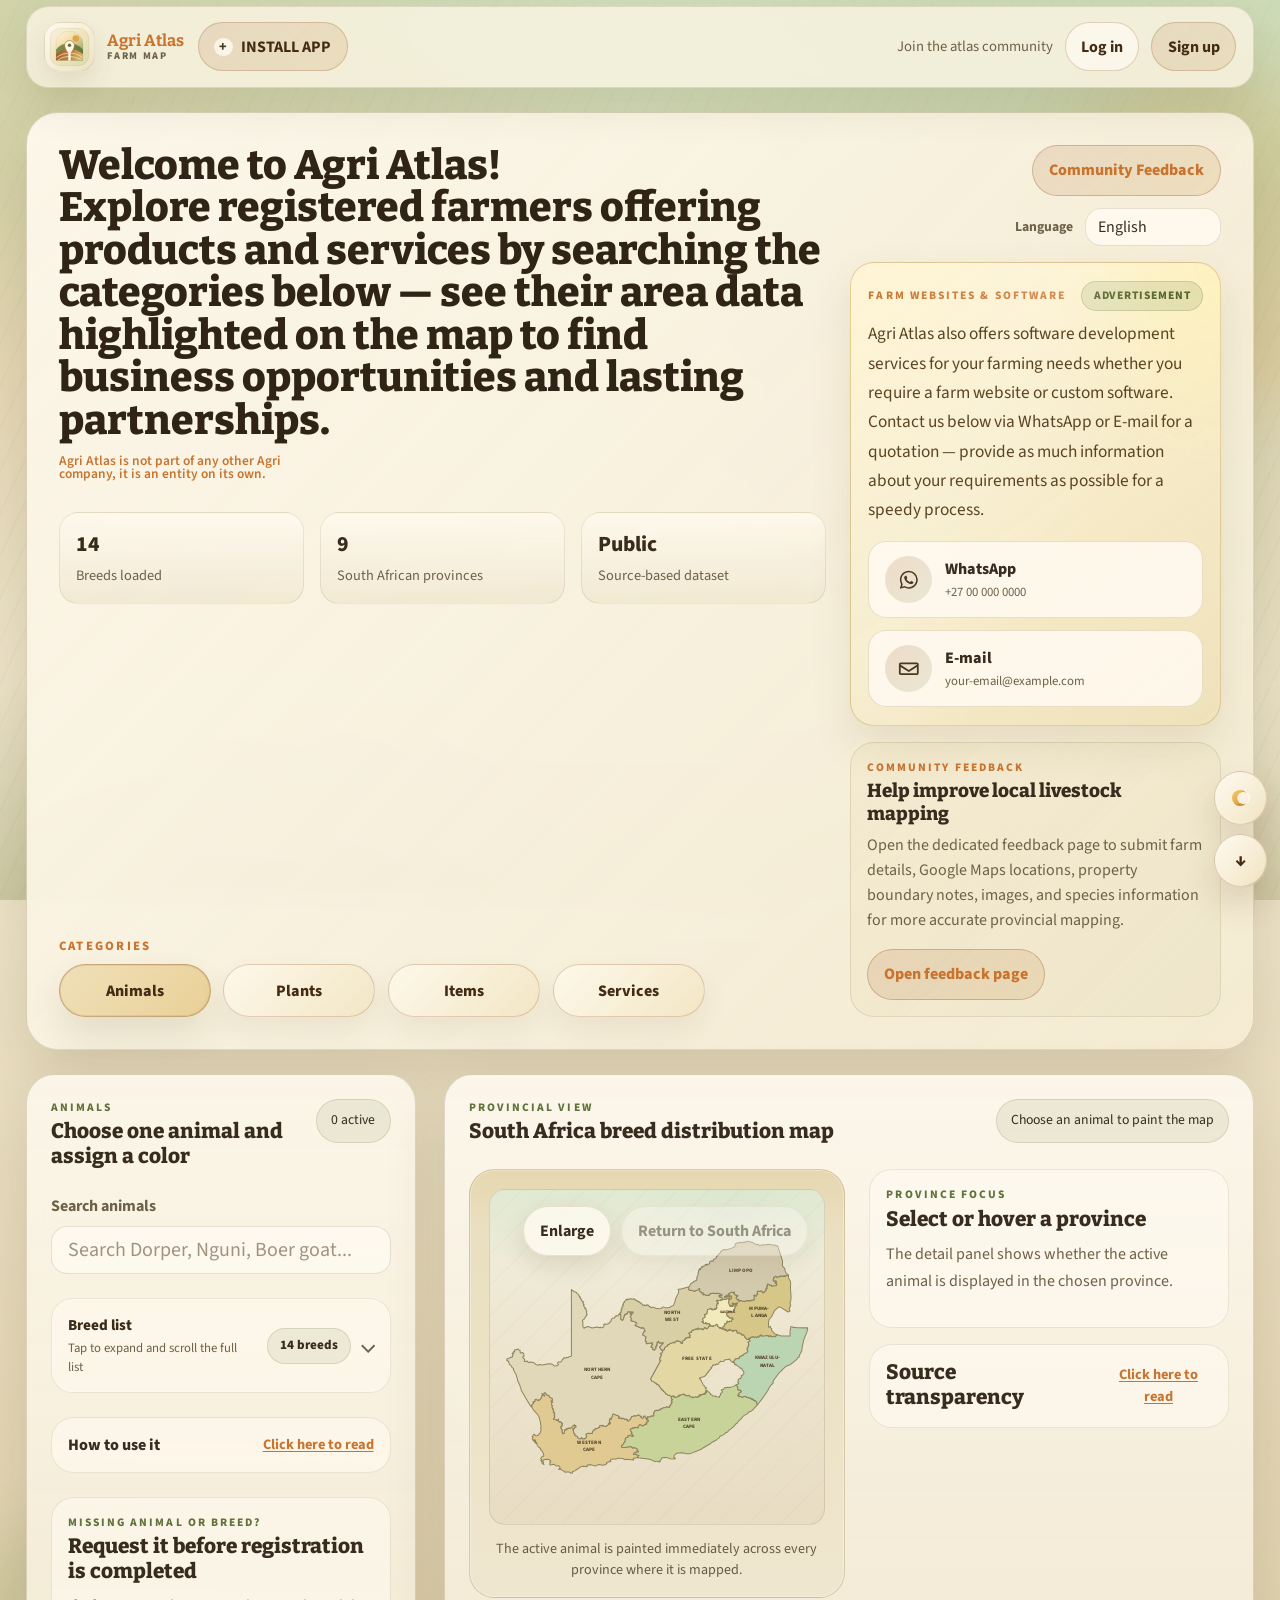
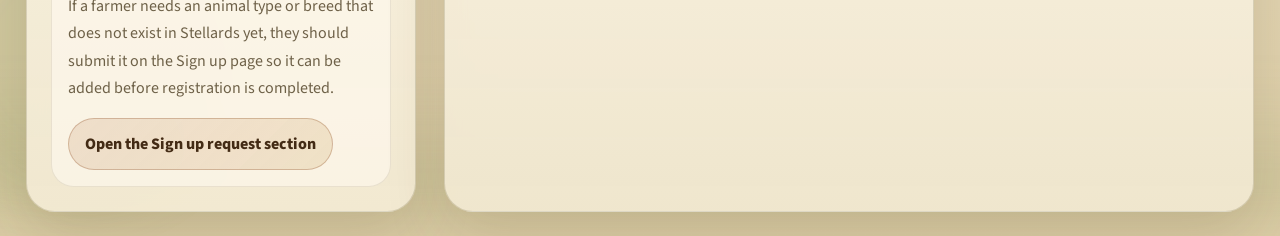
<file: index.html>
<!DOCTYPE html>
<html lang="en">
  <head>
    <meta charset="UTF-8" />
    <meta name="viewport" content="width=device-width, initial-scale=1.0" />
    <meta name="theme-color" content="#7a8444" />
    <meta name="apple-mobile-web-app-capable" content="yes" />
    <meta name="apple-mobile-web-app-status-bar-style" content="default" />
    <meta name="apple-mobile-web-app-title" content="Agri Atlas" />
    <title>Agri Atlas</title>
    <script>
      (() => {
        try {
          const savedTheme = localStorage.getItem("south-african-livestock-atlas-theme");
          const preferredTheme = window.matchMedia && window.matchMedia("(prefers-color-scheme: dark)").matches ? "dark" : "light";
          document.documentElement.dataset.theme = savedTheme === "dark" || (!savedTheme && preferredTheme === "dark") ? "dark" : "light";
        } catch {
          document.documentElement.dataset.theme = window.matchMedia && window.matchMedia("(prefers-color-scheme: dark)").matches ? "dark" : "light";
        }
      })();
    </script>
    <link rel="preconnect" href="https://fonts.googleapis.com" />
    <link rel="preconnect" href="https://fonts.gstatic.com" crossorigin />
    <link
      href="https://fonts.googleapis.com/css2?family=Bitter:wght@500;700;800&family=Source+Sans+3:wght@400;600;700;800&display=swap"
      rel="stylesheet"
    />
    <link
      href="https://cdn.jsdelivr.net/npm/bootstrap@5.3.3/dist/css/bootstrap.min.css"
      rel="stylesheet"
      integrity="sha384-QWTKZyjpPEjISv5WaRU9OFeRpok6YctnYmDr5pNlyT2bRjXh0JMhjY6hW+ALEwIH"
      crossorigin="anonymous"
    />
    <link rel="manifest" href="manifest.webmanifest" />
    <link rel="icon" href="icons/icon-192.png" sizes="192x192" type="image/png" />
    <link rel="apple-touch-icon" href="icons/apple-touch-icon.png" />
    <link rel="stylesheet" href="styles.css?v=install-app-v3" />
  </head>
  <body data-page="home">
    <div class="page-shell">
      <div class="ambient ambient-a"></div>
      <div class="ambient ambient-b"></div>

      <main class="site-layout py-3 py-lg-4">
        <section class="hero-card mb-3 mb-lg-4">
          <div class="row g-4 align-items-stretch">
            <div class="col-lg-8 hero-primary-column">
              <div class="hero-heading-row mb-3">
                <h1 class="display-title mb-0">
                  <span class="display-title-copy">
                    <span data-i18n="home.hero.titleIntro">Welcome to Agri Atlas!</span>
                    <br>
                    <span data-i18n="home.hero.titleBody">Explore registered farmers offering products and services by searching the categories below — see their area data highlighted on the map to find business opportunities and lasting partnerships.</span>
                  </span>
                  <small class="display-title-inline-note">
                    <span data-i18n="home.hero.disclaimerLineOne">Agri Atlas is not part of any other Agri</span>
                    <span data-i18n="home.hero.disclaimerLineTwo">company, it is an entity on its own.</span>
                  </small>
                </h1>
              </div>

              <div class="hero-metrics hero-metrics--tablet mt-3">
                <div>
                  <span class="metric-value" data-breed-count>0</span>
                  <span class="metric-label" data-i18n="home.metrics.breeds">Breeds loaded</span>
                </div>
                <div>
                  <span class="metric-value">9</span>
                  <span class="metric-label" data-i18n="home.metrics.provinces">South African provinces</span>
                </div>
                <div>
                  <span class="metric-value" data-i18n="common.public">Public</span>
                  <span class="metric-label" data-i18n="home.metrics.sources">Source-based dataset</span>
                </div>
              </div>

              <div class="hero-category-block">
                <p class="hero-category-label mb-2" data-i18n="home.hero.categoriesLabel">Categories</p>
                <div class="hero-category-actions">
                  <button type="button" class="hero-category-button active" data-catalog-view="animals" aria-pressed="true" data-i18n="home.hero.categories.animals">Animals</button>
                  <button type="button" class="hero-category-button" data-catalog-view="plants" aria-pressed="false" data-i18n="home.hero.categories.plants">Plants</button>
                  <button type="button" class="hero-category-button" data-catalog-view="items" aria-pressed="false" data-i18n="home.hero.categories.items">Items</button>
                  <button type="button" class="hero-category-button" data-catalog-view="services" aria-pressed="false" data-i18n="home.hero.categories.services">Services</button>
                </div>
              </div>
            </div>
            <div class="col-lg-4 hero-side-column">
              <div class="hero-heading-tools mb-3">
                <a class="hero-feedback-link" href="feedback.html" data-i18n="home.hero.feedbackLink">Community Feedback</a>
                <button type="button" class="theme-toggle js-theme-toggle" aria-label="Switch to dark mode">
                  <span class="theme-toggle-icon" aria-hidden="true"></span>
                  <span class="theme-toggle-label">Dark mode</span>
                </button>
                <div class="language-switcher">
                  <label class="language-switcher-label" for="languageSelectHome" data-i18n="common.language">Language</label>
                  <select id="languageSelectHome" class="form-select language-select js-language-select" aria-label="Language selector" data-i18n-aria-label="common.languageSelector">
                    <option value="en" data-i18n="common.lang.en">English</option>
                    <option value="af" data-i18n="common.lang.af">Afrikaans</option>
                  </select>
                </div>
              </div>

              <div class="service-offer-card mb-3" id="servicesSection">
                <div class="service-offer-header mb-2">
                  <p class="panel-kicker mb-0" data-i18n="home.services.kicker">Farm Websites &amp; Software</p>
                  <span class="service-offer-badge" data-i18n="home.services.badge">Advertisement</span>
                </div>
                <p class="service-offer-copy mb-3" data-i18n="home.services.copy">
                  If your farm does not have a website yet, we will create a professional-looking website for you with any features you require. Additionally, if custom software is required to streamline any farm process, also contact us via WhatsApp or E-mail below.
                </p>
                <div class="service-contact-links">
                  <a
                    class="service-contact-link"
                    href="https://wa.me/27000000000"
                    target="_blank"
                    rel="noreferrer"
                    data-i18n-aria-label="home.services.whatsappAria"
                    aria-label="Open WhatsApp chat"
                  >
                    <span class="service-contact-icon" aria-hidden="true">
                      <svg viewBox="0 0 24 24" role="img" focusable="false">
                        <path d="M19.11 4.93A9.9 9.9 0 0 0 12.05 2c-5.48 0-9.94 4.46-9.94 9.94 0 1.75.46 3.47 1.33 4.99L2 22l5.24-1.37a9.9 9.9 0 0 0 4.8 1.23h.01c5.48 0 9.94-4.46 9.94-9.94a9.88 9.88 0 0 0-2.88-6.99ZM12.05 20.18h-.01a8.2 8.2 0 0 1-4.18-1.14l-.3-.18-3.11.82.83-3.03-.2-.31a8.24 8.24 0 0 1-1.26-4.4c0-4.52 3.68-8.2 8.21-8.2a8.14 8.14 0 0 1 5.81 2.42 8.14 8.14 0 0 1 2.39 5.79c0 4.52-3.68 8.2-8.18 8.2Zm4.49-6.12c-.25-.12-1.49-.73-1.72-.81-.23-.09-.4-.12-.57.12-.17.25-.65.81-.8.98-.15.17-.29.19-.54.06-.25-.12-1.04-.38-1.98-1.22-.73-.65-1.22-1.45-1.36-1.69-.14-.25-.02-.38.1-.5.11-.11.25-.29.37-.44.12-.15.17-.25.25-.42.08-.17.04-.31-.02-.44-.06-.12-.57-1.37-.78-1.87-.21-.5-.42-.43-.57-.43h-.49c-.17 0-.44.06-.67.31-.23.25-.88.86-.88 2.09s.9 2.43 1.03 2.59c.12.17 1.76 2.69 4.27 3.77.6.26 1.07.42 1.44.54.6.19 1.15.16 1.58.1.48-.07 1.49-.61 1.7-1.2.21-.59.21-1.09.15-1.2-.06-.1-.23-.17-.48-.29Z" fill="currentColor"></path>
                      </svg>
                    </span>
                    <span class="service-contact-copy">
                      <strong data-i18n="home.services.whatsappLabel">WhatsApp</strong>
                      <small>+27 00 000 0000</small>
                    </span>
                  </a>

                  <a
                    class="service-contact-link"
                    href="mailto:your-email@example.com"
                    data-i18n-aria-label="home.services.emailAria"
                    aria-label="Send an email"
                  >
                    <span class="service-contact-icon" aria-hidden="true">
                      <svg viewBox="0 0 24 24" role="img" focusable="false">
                        <path d="M3 5h18a2 2 0 0 1 2 2v10a2 2 0 0 1-2 2H3a2 2 0 0 1-2-2V7a2 2 0 0 1 2-2Zm0 2v.51l9 5.89 9-5.89V7H3Zm18 10V9.89l-8.45 5.53a1 1 0 0 1-1.1 0L3 9.89V17h18Z" fill="currentColor"></path>
                      </svg>
                    </span>
                    <span class="service-contact-copy">
                      <strong data-i18n="home.services.emailLabel">E-mail</strong>
                      <small>your-email@example.com</small>
                    </span>
                  </a>
                </div>
              </div>

              <div class="feedback-callout-card">
                <p class="panel-kicker mb-1" data-i18n="home.callout.kicker">Community Feedback</p>
                <h2 class="feedback-title mb-2" data-i18n="home.callout.title">Help improve local livestock mapping</h2>
                <p class="feedback-copy mb-3" data-i18n="home.callout.copy">
                  Open the dedicated feedback page to submit farm details, Google Maps locations, property boundary notes, images, and species information for more accurate provincial mapping.
                </p>
                <a class="feedback-callout-link" href="feedback.html" data-i18n="home.callout.link">Open feedback page</a>
              </div>

              <div class="hero-metrics hero-metrics--desktop mt-3">
                <div>
                  <span class="metric-value" data-breed-count>0</span>
                  <span class="metric-label" data-i18n="home.metrics.breeds">Breeds loaded</span>
                </div>
                <div>
                  <span class="metric-value">9</span>
                  <span class="metric-label" data-i18n="home.metrics.provinces">South African provinces</span>
                </div>
                <div>
                  <span class="metric-value" data-i18n="common.public">Public</span>
                  <span class="metric-label" data-i18n="home.metrics.sources">Source-based dataset</span>
                </div>
              </div>
            </div>
          </div>
        </section>

        <section class="main-grid">
          <aside class="sidebar-card">
            <div class="sidebar-header">
              <div>
                <p class="panel-kicker mb-1" id="catalogPanelKicker" data-i18n="home.catalog.animals.kicker">Animals</p>
                <h2 class="panel-title mb-0" id="catalogPanelTitle" data-i18n="home.catalog.animals.title">Choose one animal and assign a color</h2>
              </div>
              <span class="selection-pill"><span id="selectedCount">0</span> <span id="selectedCountLabel" data-i18n="common.active">active</span></span>
            </div>

            <div class="search-wrap mt-4">
              <label class="form-label small-label" for="searchInput" id="catalogSearchLabel" data-i18n="home.search.label">Search animals</label>
              <input
                id="searchInput"
                class="form-control form-control-lg"
                type="search"
                placeholder="Search Dorper, Nguni, Boer goat..."
                data-i18n-placeholder="home.search.placeholder"
              />
            </div>

            <div class="breed-list-dropdown mt-4">
              <details class="breed-list-details" id="breedListDetails">
                <summary class="breed-list-summary">
                  <span class="breed-list-summary-copy">
                    <span class="breed-list-summary-title" id="catalogListTitle" data-i18n="home.breeds.toggle">Breed list</span>
                    <span class="breed-list-summary-subtitle" id="catalogListHint" data-i18n="home.breeds.toggleHint">Tap to expand and scroll the full list</span>
                  </span>
                  <span class="breed-list-summary-state" id="breedListSummaryState">14 breeds</span>
                </summary>
                <div class="breed-list-panel">
                  <div class="filter-row mb-3" id="categoryFilters"></div>
                  <div class="breed-list" id="breedList"></div>
                </div>
              </details>
            </div>

            <div class="note-card mt-4">
              <div class="note-card-header">
                <h3 class="note-title mb-0" data-i18n="home.note.title">How to use it</h3>
                <button type="button" class="note-toggle-button" data-note-toggle aria-expanded="false">Click here to read</button>
              </div>
              <p class="note-copy mb-0" id="noteDescription" data-i18n="home.note.copy" hidden>Either type the name of the specific species you are looking for in the "Search animals" field or, to view the entire range of species, use the arrow to expand the list of animals. Use the middle mouse wheel on the list of species to scroll through. Click any animal card to paint the map immediately. Only one animal is active at a time, and changing its color updates the map straight away.</p>
            </div>

            <div class="catalog-request-card mt-4">
              <p class="panel-kicker mb-1" id="catalogRequestKicker" data-i18n="home.catalog.animals.requestKicker">Missing animal or breed?</p>
              <h3 class="detail-title mb-2" id="catalogRequestTitle" data-i18n="home.catalog.animals.requestTitle">Request it before registration is completed</h3>
              <p class="detail-copy mb-3" id="catalogRequestCopy" data-i18n="home.catalog.animals.requestCopy">If a farmer needs an animal type or breed that does not exist in Stellards yet, they should submit it on the Sign up page so it can be added before registration is completed.</p>
              <a class="catalog-request-link" id="catalogRequestAction" href="signup.html#entryRequestSection" data-i18n="home.catalog.animals.requestAction">Open the Sign up request section</a>
            </div>
          </aside>

          <section class="content-card">
              <div class="content-topbar">
                <div>
                  <p class="panel-kicker mb-1" id="catalogMapKicker" data-i18n="home.map.kicker">Provincial View</p>
                  <h2 class="panel-title mb-0" id="catalogMapTitle" data-i18n="home.map.title">South Africa breed distribution map</h2>
                </div>
                <div class="status-chip" id="statusChip" data-i18n="home.status.default">Choose an animal to paint the map</div>
              </div>

              <div class="map-and-detail mt-4">
                <div class="map-stage" data-map-stage>
                  <div class="map-frame">
                    <div class="map-frame-controls">
                      <button
                        type="button"
                        class="return-map-button return-map-button-overlay"
                        data-map-overlay-toggle
                        aria-pressed="false"
                      >
                        Enlarge
                      </button>
                      <button
                        type="button"
                        class="return-map-button return-map-button-overlay"
                        data-return-map
                        disabled
                        data-i18n="home.drilldown.return"
                      >
                        Return to South Africa
                      </button>
                    </div>
                    <svg
                      id="saMapSvg"
                      class="map-svg"
                      viewBox="0 0 760 760"
                      aria-label="Detailed map of South Africa provinces"
                      data-i18n-aria-label="home.map.aria"
                      role="img"
                    >
                      <defs id="mapDefs"></defs>
                      <g id="mapRegions"></g>
                    </svg>
                  </div>
                  <p class="map-helper mb-0" id="mapHelper" data-i18n="home.map.helper">
                    The active animal is painted immediately across every province where it is mapped.
                  </p>
                </div>
                <div class="map-overlay-backdrop" data-map-overlay-backdrop hidden></div>

                <div class="detail-stack">
                  <div class="province-detail-card">
                    <p class="panel-kicker mb-1" id="catalogProvinceKicker" data-i18n="home.province.kicker">Province Focus</p>
                    <h3 class="detail-title" id="provinceTitle" data-i18n="home.province.defaultTitle">Select or hover a province</h3>
                    <p class="detail-copy" id="provinceDescription" data-i18n="home.province.defaultDescription">
                      The detail panel shows whether the active animal is displayed in the chosen province.
                    </p>
                    <div class="legend-list" id="provinceLegend"></div>
                  </div>

                  <div class="source-card">
                    <div class="source-card-header">
                      <h3 class="detail-title mb-0" id="catalogSourceTitle" data-i18n="home.source.title">Source transparency</h3>
                      <button type="button" class="note-toggle-button" data-source-toggle aria-expanded="false">Click here to read</button>
                    </div>
                    <div id="sourceContent" hidden>
                      <div class="d-flex justify-content-between align-items-start gap-3 mt-3">
                        <p class="panel-kicker mb-0" id="catalogSourceKicker" data-i18n="home.source.kicker">Data Notes</p>
                        <span class="source-badge" id="catalogSourceBadge" data-i18n="home.source.badge">Province-level</span>
                      </div>
                      <p class="detail-copy mb-3 mt-3" id="catalogSourceCopy" data-i18n="home.source.copy">
                        This demo uses public breed directories and agricultural references, including SA Stud Book society listings and South African livestock reference pages. The map indicates broad provincial presence and adaptation, not live farm-by-farm registry counts.
                      </p>
                      <div id="sourceList" class="source-list"></div>
                    </div>
                  </div>

                  <div class="source-card farmer-websites-card" id="farmerWebsitesSection" hidden>
                    <div>
                      <p class="panel-kicker mb-1" data-i18n="home.farmerWebsites.kicker">Farmer Websites</p>
                      <h3 class="detail-title mb-2" data-i18n="home.farmerWebsites.title">Available farmer websites</h3>
                    </div>
                    <p class="detail-copy mb-3" id="farmerWebsitesDescription" data-i18n="home.farmerWebsites.copy">
                      These Stellards-linked farmer websites sell the selected animal. Click any logo or website name to open it in a new tab.
                    </p>
                    <div id="farmerWebsitesList" class="farmer-websites-list"></div>
                  </div>
                </div>
            </section>
          </section>
        </section>
      </main>
    </div>

    <script src="https://cdn.jsdelivr.net/npm/bootstrap@5.3.3/dist/js/bootstrap.bundle.min.js" crossorigin="anonymous"></script>
    <script src="i18n.js"></script>
    <script src="auth.js?v=install-modal-v5"></script>
    <script src="maps.js"></script>
    <script src="script.js"></script>
    <script src="scroll-controls.js"></script>
  </body>
</html>
</file>
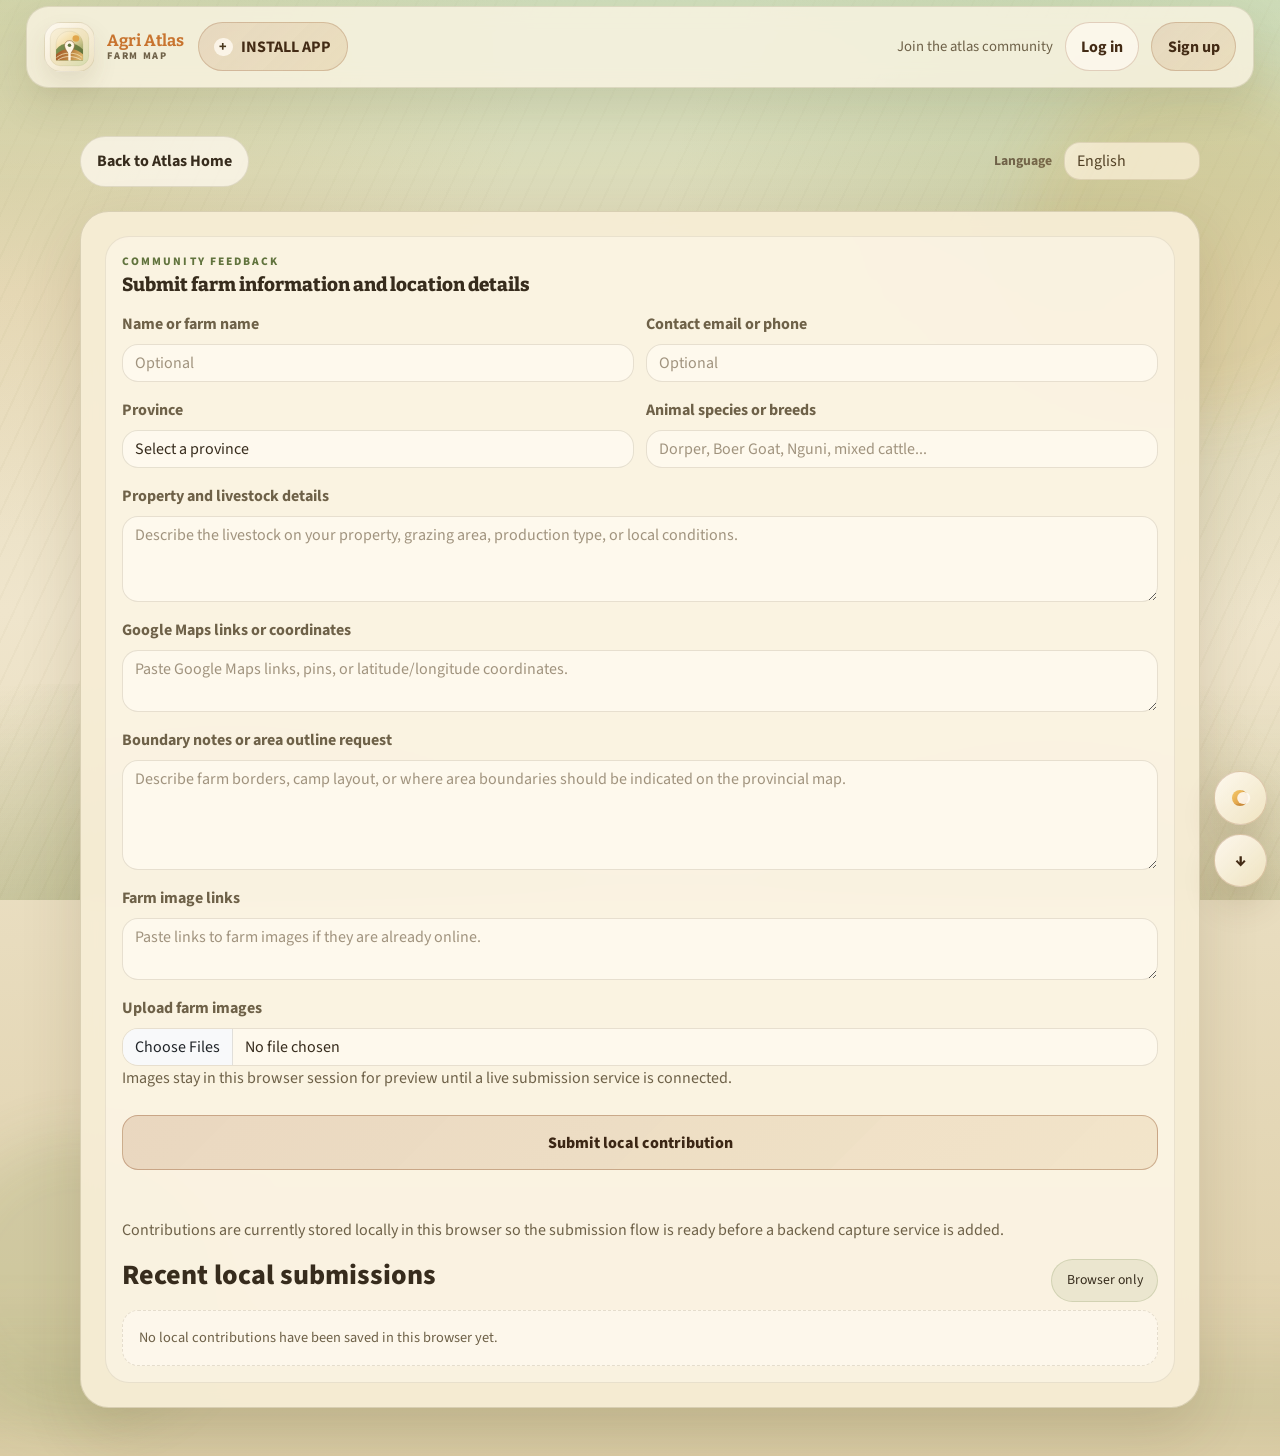
<file: feedback.html>
<!DOCTYPE html>
<html lang="en">
  <head>
    <meta charset="UTF-8" />
    <meta name="viewport" content="width=device-width, initial-scale=1.0" />
    <meta name="theme-color" content="#7a8444" />
    <meta name="apple-mobile-web-app-capable" content="yes" />
    <meta name="apple-mobile-web-app-status-bar-style" content="default" />
    <meta name="apple-mobile-web-app-title" content="Agri Atlas" />
    <title>Community Feedback | Agri Atlas</title>
    <script>
      (() => {
        try {
          const savedTheme = localStorage.getItem("south-african-livestock-atlas-theme");
          const preferredTheme = window.matchMedia && window.matchMedia("(prefers-color-scheme: dark)").matches ? "dark" : "light";
          document.documentElement.dataset.theme = savedTheme === "dark" || (!savedTheme && preferredTheme === "dark") ? "dark" : "light";
        } catch {
          document.documentElement.dataset.theme = window.matchMedia && window.matchMedia("(prefers-color-scheme: dark)").matches ? "dark" : "light";
        }
      })();
    </script>
    <link rel="preconnect" href="https://fonts.googleapis.com" />
    <link rel="preconnect" href="https://fonts.gstatic.com" crossorigin />
    <link
      href="https://fonts.googleapis.com/css2?family=Bitter:wght@500;700;800&family=Source+Sans+3:wght@400;600;700;800&display=swap"
      rel="stylesheet"
    />
    <link
      href="https://cdn.jsdelivr.net/npm/bootstrap@5.3.3/dist/css/bootstrap.min.css"
      rel="stylesheet"
      integrity="sha384-QWTKZyjpPEjISv5WaRU9OFeRpok6YctnYmDr5pNlyT2bRjXh0JMhjY6hW+ALEwIH"
      crossorigin="anonymous"
    />
    <link rel="manifest" href="manifest.webmanifest" />
    <link rel="icon" href="icons/icon-192.png" sizes="192x192" type="image/png" />
    <link rel="apple-touch-icon" href="icons/apple-touch-icon.png" />
    <link rel="stylesheet" href="styles.css?v=install-app-v3" />
  </head>
  <body data-page="feedback">
    <div class="page-shell">
      <div class="ambient ambient-a"></div>
      <div class="ambient ambient-b"></div>

      <main class="feedback-page-layout py-4 py-lg-5">
        <div class="feedback-page-actions mb-4">
          <a class="feedback-page-backlink" href="index.html" data-i18n="feedback.backHome">Back to Atlas Home</a>
          <button type="button" class="theme-toggle js-theme-toggle" aria-label="Switch to dark mode">
            <span class="theme-toggle-icon" aria-hidden="true"></span>
            <span class="theme-toggle-label">Dark mode</span>
          </button>
          <div class="language-switcher">
            <label class="language-switcher-label" for="languageSelectFeedback" data-i18n="common.language">Language</label>
            <select id="languageSelectFeedback" class="form-select language-select js-language-select" aria-label="Language selector" data-i18n-aria-label="common.languageSelector">
              <option value="en" data-i18n="common.lang.en">English</option>
              <option value="af" data-i18n="common.lang.af">Afrikaans</option>
            </select>
          </div>
        </div>

        <section class="feedback-page-panel">
          <div class="feedback-card">
            <div class="feedback-header">
              <p class="panel-kicker mb-1" data-i18n="feedback.kicker">Community Feedback</p>
              <h1 class="feedback-title mb-2" data-i18n="feedback.title">Submit farm information and location details</h1>
            </div>

            <form id="feedbackForm" class="feedback-form mt-3">
              <div class="feedback-grid two-up">
                <div>
                  <label class="form-label small-label" for="contributorName" data-i18n="feedback.form.nameLabel">Name or farm name</label>
                  <input id="contributorName" name="contributorName" class="form-control" type="text" placeholder="Optional" data-i18n-placeholder="feedback.form.optionalPlaceholder" />
                </div>
                <div>
                  <label class="form-label small-label" for="contributorContact" data-i18n="feedback.form.contactLabel">Contact email or phone</label>
                  <input id="contributorContact" name="contributorContact" class="form-control" type="text" placeholder="Optional" data-i18n-placeholder="feedback.form.optionalPlaceholder" />
                </div>
              </div>

              <div class="feedback-grid two-up mt-3">
                <div>
                  <label class="form-label small-label" for="feedbackProvince" data-i18n="feedback.form.provinceLabel">Province</label>
                  <select id="feedbackProvince" name="feedbackProvince" class="form-select">
                    <option value="" data-i18n="common.selectProvince">Select a province</option>
                  </select>
                </div>
                <div>
                  <label class="form-label small-label" for="animalSpecies" data-i18n="feedback.form.speciesLabel">Animal species or breeds</label>
                  <input id="animalSpecies" name="animalSpecies" class="form-control" type="text" placeholder="Dorper, Boer Goat, Nguni, mixed cattle..." data-i18n-placeholder="feedback.form.speciesPlaceholder" />
                </div>
              </div>

              <div class="mt-3">
                <label class="form-label small-label" for="propertyDetails" data-i18n="feedback.form.propertyLabel">Property and livestock details</label>
                <textarea id="propertyDetails" name="propertyDetails" class="form-control feedback-textarea" rows="3" placeholder="Describe the livestock on your property, grazing area, production type, or local conditions." data-i18n-placeholder="feedback.form.propertyPlaceholder"></textarea>
              </div>

              <div class="mt-3">
                <label class="form-label small-label" for="mapsLinks" data-i18n="feedback.form.mapsLabel">Google Maps links or coordinates</label>
                <textarea id="mapsLinks" name="mapsLinks" class="form-control feedback-textarea" rows="2" placeholder="Paste Google Maps links, pins, or latitude/longitude coordinates." data-i18n-placeholder="feedback.form.mapsPlaceholder"></textarea>
              </div>

              <div class="mt-3">
                <label class="form-label small-label" for="boundaryNotes" data-i18n="feedback.form.boundaryLabel">Boundary notes or area outline request</label>
                <textarea id="boundaryNotes" name="boundaryNotes" class="form-control feedback-textarea feedback-textarea-tall" rows="4" placeholder="Describe farm borders, camp layout, or where area boundaries should be indicated on the provincial map." data-i18n-placeholder="feedback.form.boundaryPlaceholder"></textarea>
              </div>

              <div class="mt-3">
                <label class="form-label small-label" for="farmImageLinks" data-i18n="feedback.form.imageLinksLabel">Farm image links</label>
                <textarea id="farmImageLinks" name="farmImageLinks" class="form-control feedback-textarea" rows="2" placeholder="Paste links to farm images if they are already online." data-i18n-placeholder="feedback.form.imageLinksPlaceholder"></textarea>
              </div>

              <div class="mt-3">
                <label class="form-label small-label" for="farmImages" data-i18n="feedback.form.uploadLabel">Upload farm images</label>
                <input id="farmImages" name="farmImages" class="form-control" type="file" accept="image/*" multiple />
                <div class="feedback-upload-note" data-i18n="feedback.form.uploadNote">Images stay in this browser session for preview until a live submission service is connected.</div>
                <div id="imagePreview" class="image-preview-grid mt-2"></div>
              </div>

              <div class="feedback-actions mt-3">
                <button type="submit" class="feedback-submit-button" data-i18n="feedback.form.submit">Submit local contribution</button>
                <div id="feedbackStatus" class="feedback-status" aria-live="polite"></div>
              </div>
            </form>

            <div class="feedback-note mt-3" data-i18n="feedback.note">
              Contributions are currently stored locally in this browser so the submission flow is ready before a backend capture service is added.
            </div>

            <div class="feedback-submissions mt-3">
              <div class="feedback-submissions-header">
                <h3 class="feedback-submissions-title mb-0" data-i18n="feedback.recent.title">Recent local submissions</h3>
                <span class="source-badge" data-i18n="common.browserOnly">Browser only</span>
              </div>
              <div id="feedbackSubmissionList" class="feedback-submission-list mt-2"></div>
            </div>
          </div>
        </section>
      </main>
    </div>

    <script src="https://cdn.jsdelivr.net/npm/bootstrap@5.3.3/dist/js/bootstrap.bundle.min.js" crossorigin="anonymous"></script>
    <script src="i18n.js"></script>
    <script src="auth.js?v=install-modal-v5"></script>
    <script src="feedback.js"></script>
    <script src="scroll-controls.js"></script>
  </body>
</html>
</file>
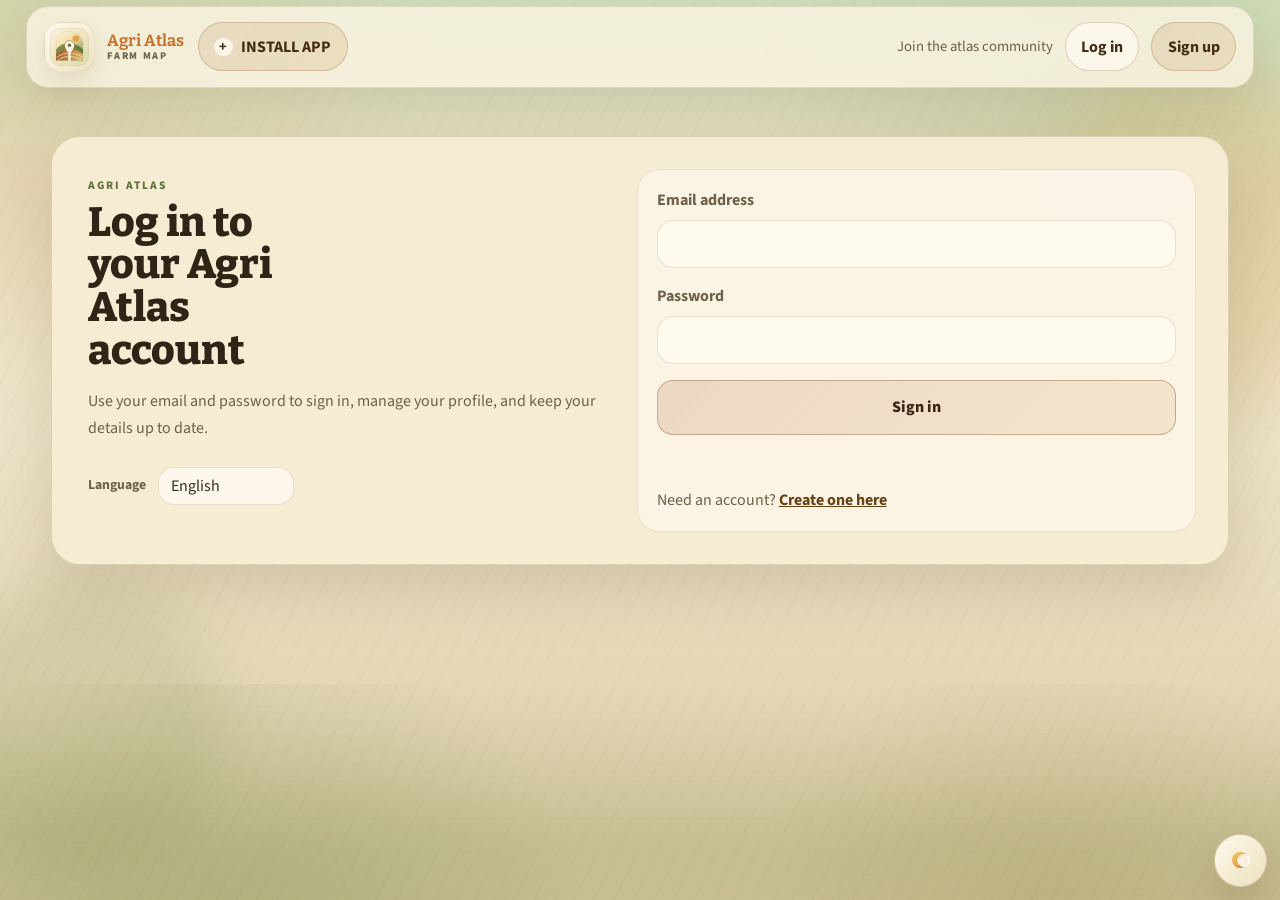
<file: login.html>
<!DOCTYPE html>
<html lang="en">
  <head>
    <meta charset="UTF-8" />
    <meta name="viewport" content="width=device-width, initial-scale=1.0" />
    <meta name="theme-color" content="#7a8444" />
    <meta name="apple-mobile-web-app-capable" content="yes" />
    <meta name="apple-mobile-web-app-status-bar-style" content="default" />
    <meta name="apple-mobile-web-app-title" content="Agri Atlas" />
    <title>Log in | Agri Atlas</title>
    <script>
      (() => {
        try {
          const savedTheme = localStorage.getItem("south-african-livestock-atlas-theme");
          const preferredTheme = window.matchMedia && window.matchMedia("(prefers-color-scheme: dark)").matches ? "dark" : "light";
          document.documentElement.dataset.theme = savedTheme === "dark" || (!savedTheme && preferredTheme === "dark") ? "dark" : "light";
        } catch {
          document.documentElement.dataset.theme = window.matchMedia && window.matchMedia("(prefers-color-scheme: dark)").matches ? "dark" : "light";
        }
      })();
    </script>
    <link rel="preconnect" href="https://fonts.googleapis.com" />
    <link rel="preconnect" href="https://fonts.gstatic.com" crossorigin />
    <link
      href="https://fonts.googleapis.com/css2?family=Bitter:wght@500;700;800&family=Source+Sans+3:wght@400;600;700;800&display=swap"
      rel="stylesheet"
    />
    <link
      href="https://cdn.jsdelivr.net/npm/bootstrap@5.3.3/dist/css/bootstrap.min.css"
      rel="stylesheet"
      integrity="sha384-QWTKZyjpPEjISv5WaRU9OFeRpok6YctnYmDr5pNlyT2bRjXh0JMhjY6hW+ALEwIH"
      crossorigin="anonymous"
    />
    <link rel="manifest" href="manifest.webmanifest" />
    <link rel="icon" href="icons/icon-192.png" sizes="192x192" type="image/png" />
    <link rel="apple-touch-icon" href="icons/apple-touch-icon.png" />
    <link rel="stylesheet" href="styles.css?v=install-app-v3" />
  </head>
  <body>
    <div class="page-shell">
      <div class="ambient ambient-a"></div>
      <div class="ambient ambient-b"></div>

      <main class="auth-page-layout py-4 py-lg-5">
        <section class="auth-page-panel auth-page-panel-wide">
          <div class="auth-page-grid">
            <div class="auth-page-copy">
              <p class="eyebrow mb-2">Agri Atlas</p>
              <h1 class="display-title auth-display-title mb-3" data-auth-copy="auth.loginTitle">Log in to your Agri Atlas account</h1>
              <p class="hero-copy mb-4" data-auth-copy="auth.loginCopy">
                Use your email and password to sign in, manage your profile, and keep your details up to date.
              </p>

              <div class="auth-inline-tools">
                <button type="button" class="theme-toggle js-theme-toggle" aria-label="Switch to dark mode">
                  <span class="theme-toggle-icon" aria-hidden="true"></span>
                  <span class="theme-toggle-label">Dark mode</span>
                </button>
                <div class="language-switcher">
                  <label class="language-switcher-label" for="languageSelectLogin">Language</label>
                  <select id="languageSelectLogin" class="form-select language-select js-language-select" aria-label="Language selector" data-i18n-aria-label="common.languageSelector">
                    <option value="en" data-i18n="common.lang.en">English</option>
                    <option value="af" data-i18n="common.lang.af">Afrikaans</option>
                  </select>
                </div>
              </div>
            </div>

            <div class="auth-form-card">
              <form id="loginForm" class="auth-form-grid">
                <div>
                  <label class="form-label small-label" for="loginEmail" data-auth-copy="auth.email">Email address</label>
                  <input id="loginEmail" name="email" class="form-control form-control-lg" type="email" autocomplete="email" required />
                </div>
                <div>
                  <label class="form-label small-label" for="loginPassword" data-auth-copy="auth.password">Password</label>
                  <input id="loginPassword" name="password" class="form-control form-control-lg" type="password" autocomplete="current-password" required />
                </div>
                <button type="submit" class="feedback-submit-button" data-auth-copy="auth.signIn">Sign in</button>
                <div id="loginStatus" class="feedback-status" aria-live="polite"></div>
              </form>

              <p class="auth-form-footnote mb-0">
                <span data-auth-copy="auth.noAccountYet">Need an account?</span>
                <a href="signup.html">Create one here</a>
              </p>
            </div>
          </div>
        </section>
      </main>
    </div>

    <script src="https://cdn.jsdelivr.net/npm/bootstrap@5.3.3/dist/js/bootstrap.bundle.min.js" crossorigin="anonymous"></script>
    <script src="i18n.js"></script>
    <script src="auth.js?v=install-modal-v5"></script>
    <script src="scroll-controls.js"></script>
  </body>
</html>
</file>
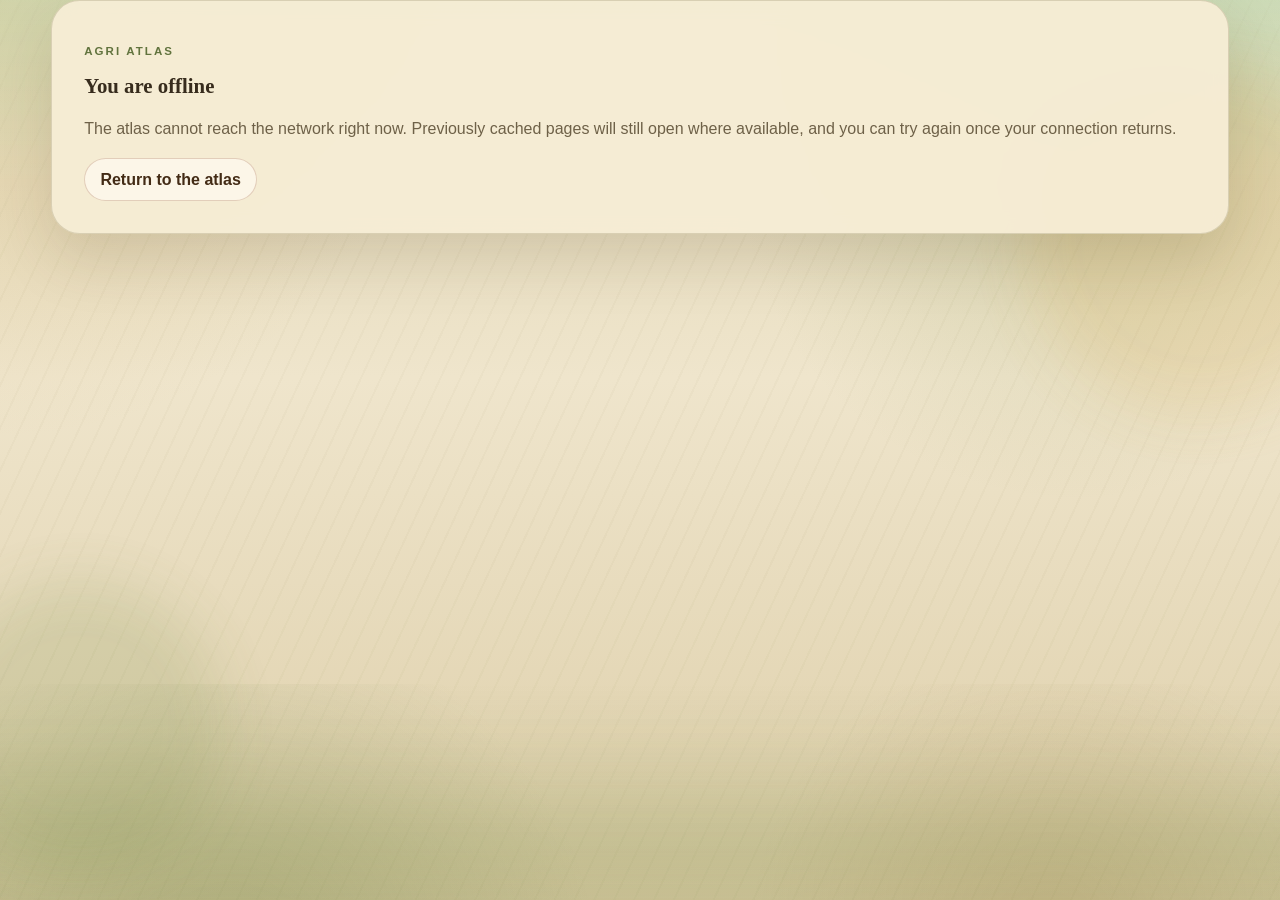
<file: offline.html>
<!DOCTYPE html>
<html lang="en">
  <head>
    <meta charset="UTF-8" />
    <meta name="viewport" content="width=device-width, initial-scale=1.0" />
    <title>Offline | Agri Atlas</title>
    <meta name="theme-color" content="#7a8444" />
    <link rel="stylesheet" href="styles.css?v=install-app-v3" />
  </head>
  <body>
    <div class="page-shell">
      <div class="ambient ambient-a"></div>
      <div class="ambient ambient-b"></div>
      <main class="auth-page-layout py-4 py-lg-5">
        <section class="auth-page-panel auth-page-panel-wide text-center">
          <p class="eyebrow mb-2">Agri Atlas</p>
          <h1 class="panel-title mb-3">You are offline</h1>
          <p class="hero-copy mb-4">
            The atlas cannot reach the network right now. Previously cached pages will still open where available, and you can try again once your connection returns.
          </p>
          <a class="site-auth-action site-auth-action-secondary" href="index.html">Return to the atlas</a>
        </section>
      </main>
    </div>
    <script src="scroll-controls.js"></script>
  </body>
</html>
</file>
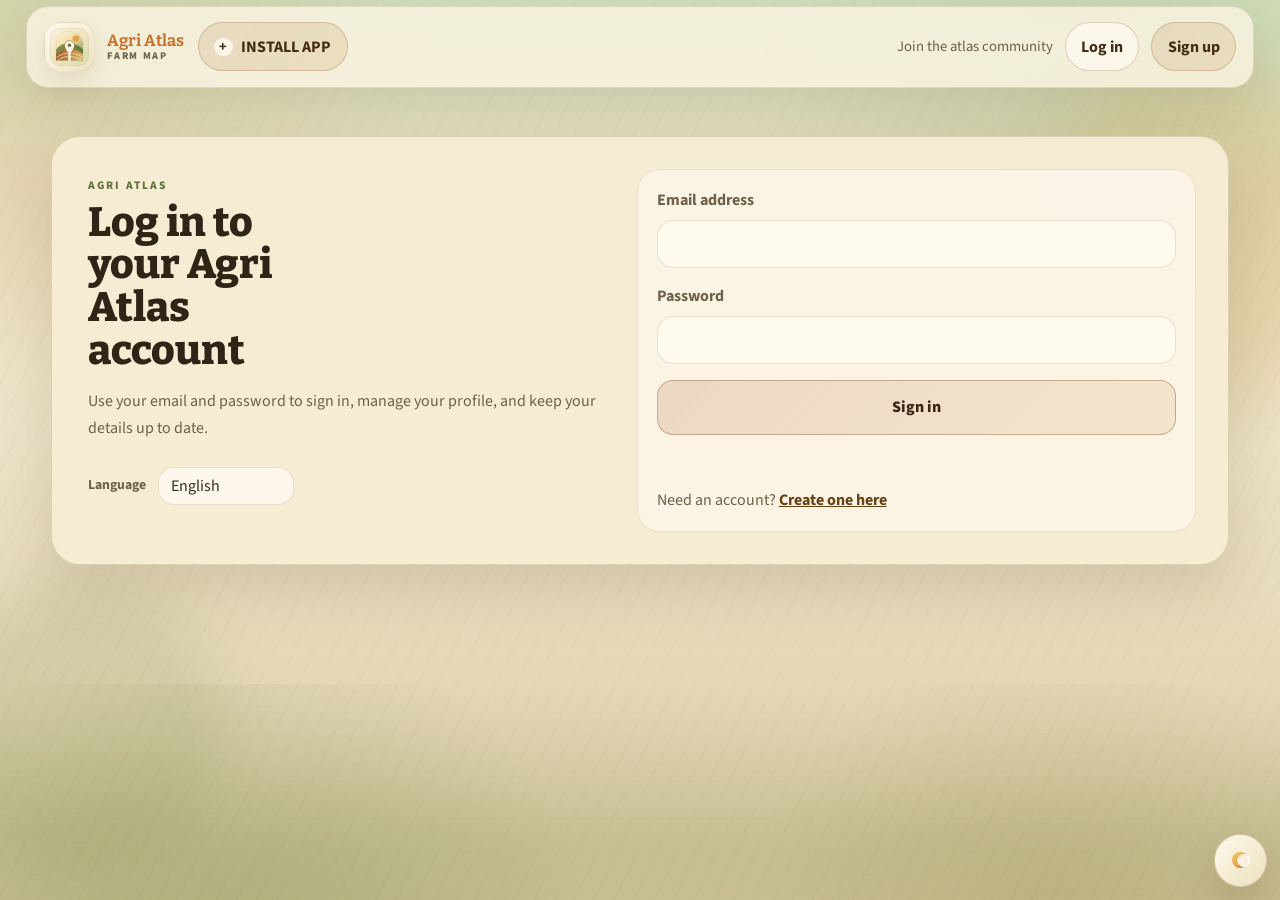
<file: profile.html>
<!DOCTYPE html>
<html lang="en">
  <head>
    <meta charset="UTF-8" />
    <meta name="viewport" content="width=device-width, initial-scale=1.0" />
    <meta name="theme-color" content="#7a8444" />
    <meta name="apple-mobile-web-app-capable" content="yes" />
    <meta name="apple-mobile-web-app-status-bar-style" content="default" />
    <meta name="apple-mobile-web-app-title" content="Agri Atlas" />
    <title>Profile | Agri Atlas</title>
    <script>
      (() => {
        try {
          const savedTheme = localStorage.getItem("south-african-livestock-atlas-theme");
          const preferredTheme = window.matchMedia && window.matchMedia("(prefers-color-scheme: dark)").matches ? "dark" : "light";
          document.documentElement.dataset.theme = savedTheme === "dark" || (!savedTheme && preferredTheme === "dark") ? "dark" : "light";
        } catch {
          document.documentElement.dataset.theme = window.matchMedia && window.matchMedia("(prefers-color-scheme: dark)").matches ? "dark" : "light";
        }
      })();
    </script>
    <link rel="preconnect" href="https://fonts.googleapis.com" />
    <link rel="preconnect" href="https://fonts.gstatic.com" crossorigin />
    <link
      href="https://fonts.googleapis.com/css2?family=Bitter:wght@500;700;800&family=Source+Sans+3:wght@400;600;700;800&display=swap"
      rel="stylesheet"
    />
    <link
      href="https://cdn.jsdelivr.net/npm/bootstrap@5.3.3/dist/css/bootstrap.min.css"
      rel="stylesheet"
      integrity="sha384-QWTKZyjpPEjISv5WaRU9OFeRpok6YctnYmDr5pNlyT2bRjXh0JMhjY6hW+ALEwIH"
      crossorigin="anonymous"
    />
    <link rel="manifest" href="manifest.webmanifest" />
    <link rel="icon" href="icons/icon-192.png" sizes="192x192" type="image/png" />
    <link rel="apple-touch-icon" href="icons/apple-touch-icon.png" />
    <link rel="stylesheet" href="styles.css?v=install-app-v3" />
  </head>
  <body>
    <div class="page-shell">
      <div class="ambient ambient-a"></div>
      <div class="ambient ambient-b"></div>

      <main class="auth-page-layout py-4 py-lg-5">
        <section class="auth-page-panel">
          <div class="auth-page-header mb-4">
            <div>
              <p class="eyebrow mb-2">Agri Atlas</p>
              <h1 class="panel-title mb-2" data-auth-copy="auth.profileTitle">Your profile</h1>
              <p class="hero-copy mb-0" data-auth-copy="auth.profileCopy">
                Update the details shown in the header and keep your account information current.
              </p>
            </div>

            <div class="auth-inline-tools">
              <button type="button" class="theme-toggle js-theme-toggle" aria-label="Switch to dark mode">
                <span class="theme-toggle-icon" aria-hidden="true"></span>
                <span class="theme-toggle-label">Dark mode</span>
              </button>
              <div class="language-switcher">
                <label class="language-switcher-label" for="languageSelectProfile">Language</label>
                <select id="languageSelectProfile" class="form-select language-select js-language-select" aria-label="Language selector" data-i18n-aria-label="common.languageSelector">
                  <option value="en" data-i18n="common.lang.en">English</option>
                  <option value="af" data-i18n="common.lang.af">Afrikaans</option>
                </select>
              </div>
            </div>
          </div>

          <div class="profile-page-grid">
            <aside id="profileSummaryCard" class="profile-summary-card"></aside>

            <div class="auth-form-card">
              <form id="profileForm" class="auth-form-grid">
                <div class="feedback-grid two-up">
                  <div>
                    <label class="form-label small-label" for="profileFirstName" data-auth-copy="auth.firstName">First name</label>
                    <input id="profileFirstName" name="first_name" class="form-control" type="text" autocomplete="given-name" required />
                  </div>
                  <div>
                    <label class="form-label small-label" for="profileLastName" data-auth-copy="auth.lastName">Last name</label>
                    <input id="profileLastName" name="last_name" class="form-control" type="text" autocomplete="family-name" required />
                  </div>
                </div>

                <div class="feedback-grid two-up">
                  <div>
                    <label class="form-label small-label" for="profileEmail" data-auth-copy="auth.email">Email address</label>
                    <input id="profileEmail" name="email" class="form-control" type="email" readonly />
                  </div>
                  <div>
                    <label class="form-label small-label" for="profileMobile" data-auth-copy="auth.mobileNumber">Mobile number</label>
                    <input id="profileMobile" name="mobile_number" class="form-control" type="text" autocomplete="tel" />
                  </div>
                </div>

                <div>
                  <label class="form-label small-label" for="profilePicture" data-auth-copy="auth.profilePicture">Profile picture URL</label>
                  <input id="profilePicture" name="profile_picture" class="form-control" type="url" placeholder="https://example.com/photo.jpg" />
                  <div class="feedback-upload-note" data-auth-copy="auth.profilePictureHint">Paste an image URL, or leave it blank to use initials.</div>
                </div>

                <div class="feedback-grid two-up">
                  <div>
                    <label class="form-label small-label" for="profileNewPassword" data-auth-copy="auth.newPassword">New password</label>
                    <input id="profileNewPassword" name="new_password" class="form-control" type="password" autocomplete="new-password" />
                  </div>
                  <div>
                    <label class="form-label small-label" for="profileConfirmPassword" data-auth-copy="auth.confirmPassword">Confirm password</label>
                    <input id="profileConfirmPassword" name="confirm_password" class="form-control" type="password" autocomplete="new-password" />
                  </div>
                </div>

                <button type="submit" class="feedback-submit-button" data-auth-copy="auth.saveProfile">Save profile</button>
                <div id="profileStatus" class="feedback-status" aria-live="polite"></div>
              </form>
            </div>
          </div>

          <section id="developerPanel" class="developer-panel mt-4" hidden>
            <div class="developer-panel-header">
              <div>
                <p class="panel-kicker mb-1" data-auth-copy="auth.developerTitle">Developer console</p>
                <h2 class="panel-title mb-2" data-auth-copy="auth.developerUsers">System users</h2>
                <p class="hero-copy mb-0" data-auth-copy="auth.developerCopy">
                  Review every account in the system, inspect role assignments, and update user details directly from Stellards.
                </p>
              </div>
              <button id="developerRefreshButton" type="button" class="site-auth-action site-auth-action-secondary" data-auth-copy="auth.developerRefresh">Refresh users</button>
            </div>

            <div class="developer-grid mt-4">
              <div class="developer-table-card">
                <div class="table-responsive">
                  <table class="developer-table">
                    <thead>
                      <tr>
                        <th data-auth-copy="auth.developerTableName">Name</th>
                        <th data-auth-copy="auth.developerTableEmail">Email</th>
                        <th data-auth-copy="auth.developerTableRole">Role</th>
                        <th data-auth-copy="auth.developerTableStatus">Status</th>
                        <th data-auth-copy="auth.developerTableActions">Actions</th>
                      </tr>
                    </thead>
                    <tbody id="developerUsersTableBody"></tbody>
                  </table>
                </div>
              </div>

              <div class="developer-editor-card">
                <div class="developer-editor-header mb-3">
                  <div>
                    <p class="panel-kicker mb-1" data-auth-copy="auth.developerEditTitle">Edit selected user</p>
                    <h3 id="developerSelectedUserTitle" class="detail-title mb-0" data-auth-copy="auth.developerSelectedUser">Selected user</h3>
                  </div>
                </div>

                <div id="developerNoSelection" class="empty-state" data-auth-copy="auth.developerNoSelection">Select a user from the table to edit them.</div>

                <form id="developerUserForm" class="auth-form-grid" hidden>
                  <input type="hidden" name="id" />

                  <div class="feedback-grid two-up">
                    <div>
                      <label class="form-label small-label" for="developerFirstName" data-auth-copy="auth.firstName">First name</label>
                      <input id="developerFirstName" name="first_name" class="form-control" type="text" required />
                    </div>
                    <div>
                      <label class="form-label small-label" for="developerLastName" data-auth-copy="auth.lastName">Last name</label>
                      <input id="developerLastName" name="last_name" class="form-control" type="text" required />
                    </div>
                  </div>

                  <div class="feedback-grid two-up">
                    <div>
                      <label class="form-label small-label" for="developerEmail" data-auth-copy="auth.email">Email address</label>
                      <input id="developerEmail" name="email" class="form-control" type="email" required />
                    </div>
                    <div>
                      <label class="form-label small-label" for="developerMobile" data-auth-copy="auth.mobileNumber">Mobile number</label>
                      <input id="developerMobile" name="mobile_number" class="form-control" type="text" />
                    </div>
                  </div>

                  <div class="feedback-grid two-up">
                    <div>
                      <label class="form-label small-label" for="developerRole" data-auth-copy="auth.developerRole">Role</label>
                      <select id="developerRole" name="role" class="form-select">
                        <option value="user" data-auth-copy="auth.roleUser">User</option>
                        <option value="developer" data-auth-copy="auth.roleDeveloper">Developer</option>
                      </select>
                    </div>
                    <div>
                      <label class="form-label small-label" for="developerStatus" data-auth-copy="auth.developerStatus">Status</label>
                      <select id="developerStatusField" name="status" class="form-select">
                        <option value="active">active</option>
                        <option value="inactive">inactive</option>
                      </select>
                    </div>
                  </div>

                  <div>
                    <label class="form-label small-label" for="developerProfilePicture" data-auth-copy="auth.profilePicture">Profile picture URL</label>
                    <input id="developerProfilePicture" name="profile_picture" class="form-control" type="url" placeholder="https://example.com/photo.jpg" />
                  </div>

                  <div>
                    <label class="form-label small-label" for="developerPassword" data-auth-copy="auth.developerNewPassword">Reset password</label>
                    <input id="developerPassword" name="new_password" class="form-control" type="password" autocomplete="new-password" />
                  </div>

                  <button type="submit" class="feedback-submit-button" data-auth-copy="auth.developerSaveUser">Save user</button>
                </form>

                <div id="developerStatus" class="feedback-status mt-3" aria-live="polite"></div>
              </div>
            </div>
          </section>
        </section>
      </main>
    </div>

    <script src="https://cdn.jsdelivr.net/npm/bootstrap@5.3.3/dist/js/bootstrap.bundle.min.js" crossorigin="anonymous"></script>
    <script src="i18n.js"></script>
    <script src="auth.js?v=install-modal-v5"></script>
    <script src="scroll-controls.js"></script>
  </body>
</html>
</file>
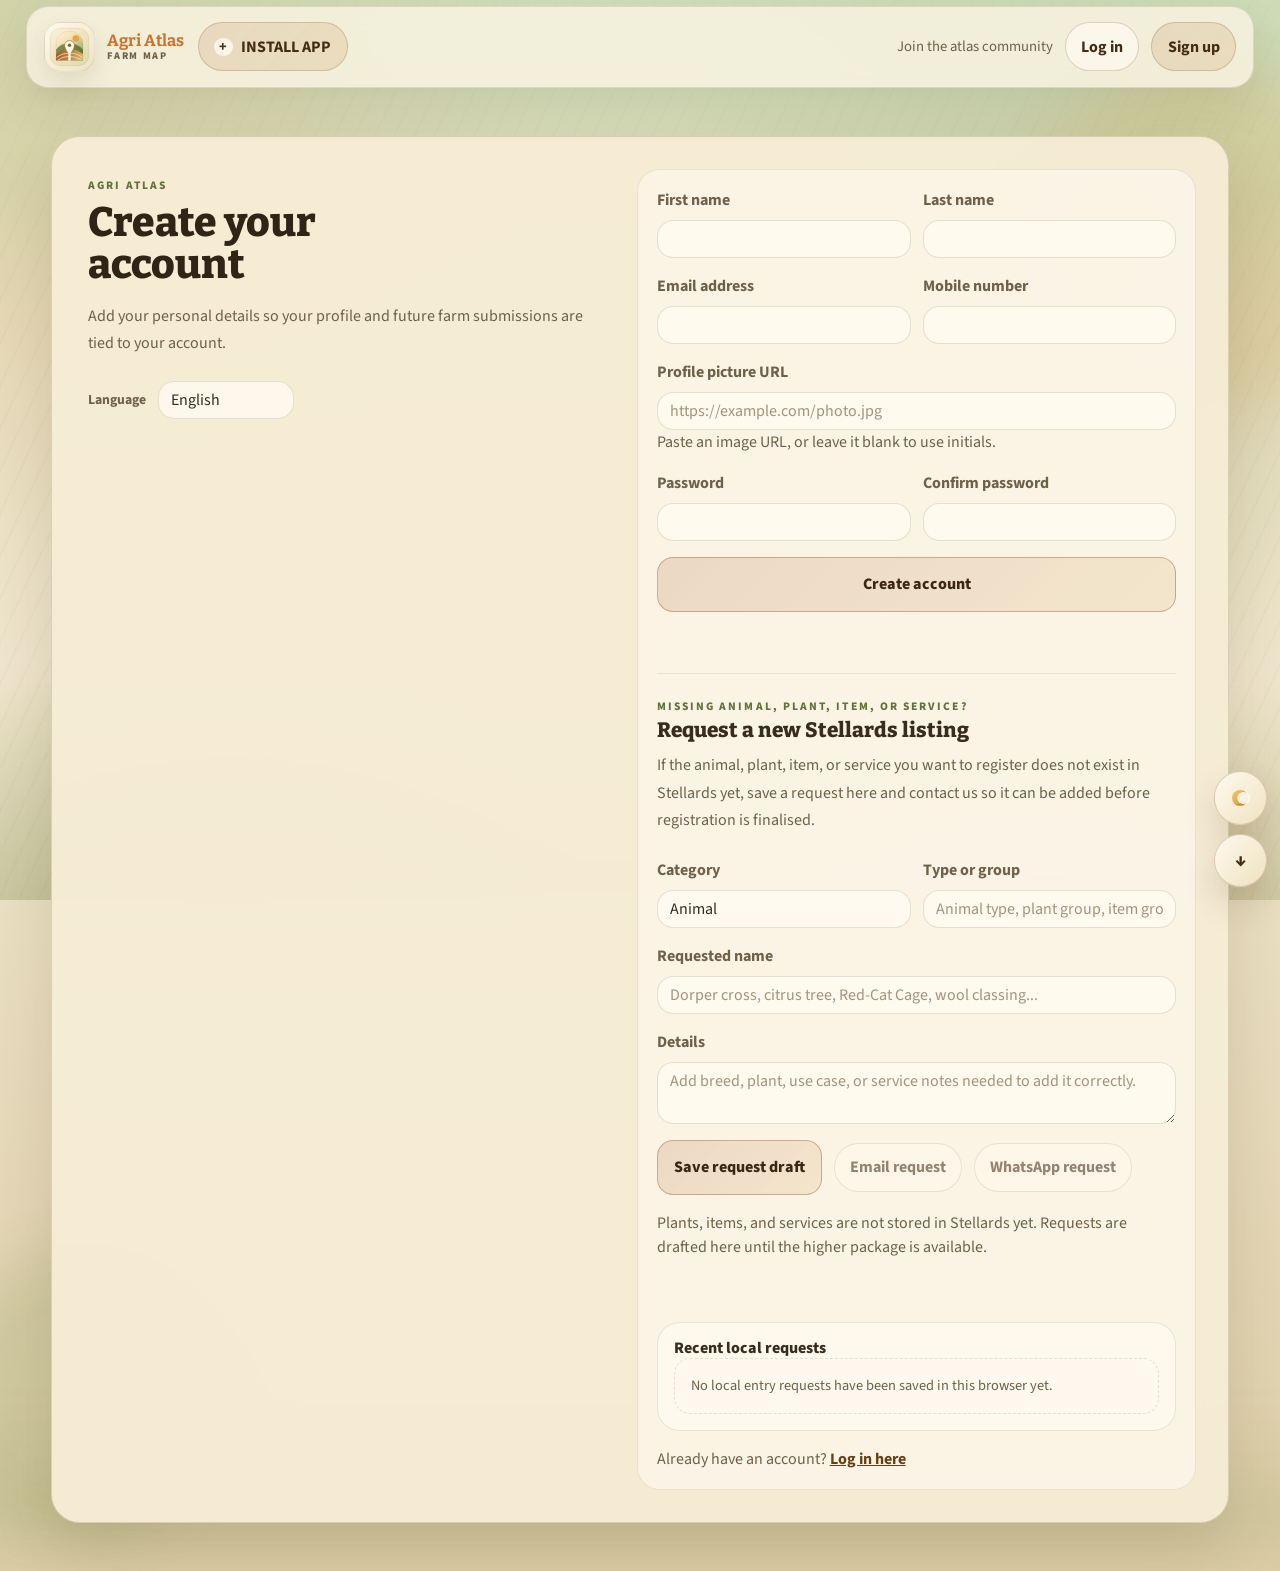
<file: signup.html>
<!DOCTYPE html>
<html lang="en">
  <head>
    <meta charset="UTF-8" />
    <meta name="viewport" content="width=device-width, initial-scale=1.0" />
    <meta name="theme-color" content="#7a8444" />
    <meta name="apple-mobile-web-app-capable" content="yes" />
    <meta name="apple-mobile-web-app-status-bar-style" content="default" />
    <meta name="apple-mobile-web-app-title" content="Agri Atlas" />
    <title>Sign up | Agri Atlas</title>
    <script>
      (() => {
        try {
          const savedTheme = localStorage.getItem("south-african-livestock-atlas-theme");
          const preferredTheme = window.matchMedia && window.matchMedia("(prefers-color-scheme: dark)").matches ? "dark" : "light";
          document.documentElement.dataset.theme = savedTheme === "dark" || (!savedTheme && preferredTheme === "dark") ? "dark" : "light";
        } catch {
          document.documentElement.dataset.theme = window.matchMedia && window.matchMedia("(prefers-color-scheme: dark)").matches ? "dark" : "light";
        }
      })();
    </script>
    <link rel="preconnect" href="https://fonts.googleapis.com" />
    <link rel="preconnect" href="https://fonts.gstatic.com" crossorigin />
    <link
      href="https://fonts.googleapis.com/css2?family=Bitter:wght@500;700;800&family=Source+Sans+3:wght@400;600;700;800&display=swap"
      rel="stylesheet"
    />
    <link
      href="https://cdn.jsdelivr.net/npm/bootstrap@5.3.3/dist/css/bootstrap.min.css"
      rel="stylesheet"
      integrity="sha384-QWTKZyjpPEjISv5WaRU9OFeRpok6YctnYmDr5pNlyT2bRjXh0JMhjY6hW+ALEwIH"
      crossorigin="anonymous"
    />
    <link rel="manifest" href="manifest.webmanifest" />
    <link rel="icon" href="icons/icon-192.png" sizes="192x192" type="image/png" />
    <link rel="apple-touch-icon" href="icons/apple-touch-icon.png" />
    <link rel="stylesheet" href="styles.css?v=install-app-v3" />
  </head>
  <body>
    <div class="page-shell">
      <div class="ambient ambient-a"></div>
      <div class="ambient ambient-b"></div>

      <main class="auth-page-layout py-4 py-lg-5">
        <section class="auth-page-panel auth-page-panel-wide">
          <div class="auth-page-grid">
            <div class="auth-page-copy">
              <p class="eyebrow mb-2">Agri Atlas</p>
              <h1 class="display-title auth-display-title mb-3" data-auth-copy="auth.signupTitle">Create your account</h1>
              <p class="hero-copy mb-4" data-auth-copy="auth.signupCopy">
                Add your personal details so your profile and future farm submissions are tied to your account.
              </p>

              <div class="auth-inline-tools">
                <button type="button" class="theme-toggle js-theme-toggle" aria-label="Switch to dark mode">
                  <span class="theme-toggle-icon" aria-hidden="true"></span>
                  <span class="theme-toggle-label">Dark mode</span>
                </button>
                <div class="language-switcher">
                  <label class="language-switcher-label" for="languageSelectSignup">Language</label>
                  <select id="languageSelectSignup" class="form-select language-select js-language-select" aria-label="Language selector" data-i18n-aria-label="common.languageSelector">
                    <option value="en" data-i18n="common.lang.en">English</option>
                    <option value="af" data-i18n="common.lang.af">Afrikaans</option>
                  </select>
                </div>
              </div>
            </div>

            <div class="auth-form-card">
              <form id="signupForm" class="auth-form-grid">
                <div class="feedback-grid two-up">
                  <div>
                    <label class="form-label small-label" for="signupFirstName" data-auth-copy="auth.firstName">First name</label>
                    <input id="signupFirstName" name="first_name" class="form-control" type="text" autocomplete="given-name" required />
                  </div>
                  <div>
                    <label class="form-label small-label" for="signupLastName" data-auth-copy="auth.lastName">Last name</label>
                    <input id="signupLastName" name="last_name" class="form-control" type="text" autocomplete="family-name" required />
                  </div>
                </div>

                <div class="feedback-grid two-up">
                  <div>
                    <label class="form-label small-label" for="signupEmail" data-auth-copy="auth.email">Email address</label>
                    <input id="signupEmail" name="email" class="form-control" type="email" autocomplete="email" required />
                  </div>
                  <div>
                    <label class="form-label small-label" for="signupMobile" data-auth-copy="auth.mobileNumber">Mobile number</label>
                    <input id="signupMobile" name="mobile_number" class="form-control" type="text" autocomplete="tel" />
                  </div>
                </div>

                <div>
                  <label class="form-label small-label" for="signupPicture" data-auth-copy="auth.profilePicture">Profile picture URL</label>
                  <input id="signupPicture" name="profile_picture" class="form-control" type="url" placeholder="https://example.com/photo.jpg" />
                  <div class="feedback-upload-note" data-auth-copy="auth.profilePictureHint">Paste an image URL, or leave it blank to use initials.</div>
                </div>

                <div class="feedback-grid two-up">
                  <div>
                    <label class="form-label small-label" for="signupPassword" data-auth-copy="auth.password">Password</label>
                    <input id="signupPassword" name="password" class="form-control" type="password" autocomplete="new-password" required />
                  </div>
                  <div>
                    <label class="form-label small-label" for="signupConfirmPassword" data-auth-copy="auth.confirmPassword">Confirm password</label>
                    <input id="signupConfirmPassword" name="confirm_password" class="form-control" type="password" autocomplete="new-password" required />
                  </div>
                </div>

                <button type="submit" class="feedback-submit-button" data-auth-copy="auth.createAccount">Create account</button>
                <div id="signupStatus" class="feedback-status" aria-live="polite"></div>
              </form>

              <section class="entry-request-section" id="entryRequestSection">
                <p class="panel-kicker mb-1" data-auth-copy="auth.entryRequestKicker">Missing animal, plant, item, or service?</p>
                <h2 class="panel-title mb-2" data-auth-copy="auth.entryRequestTitle">Request a new Stellards listing</h2>
                <p class="detail-copy mb-4" data-auth-copy="auth.entryRequestCopy">
                  If the animal, plant, item, or service you want to register does not exist in Stellards yet, save a request here and contact us so it can be added before registration is finalised.
                </p>

                <form id="entryRequestForm" class="auth-form-grid">
                  <div class="feedback-grid two-up">
                    <div>
                      <label class="form-label small-label" for="entryRequestCategory" data-auth-copy="auth.entryRequestCategory">Category</label>
                      <select id="entryRequestCategory" name="category" class="form-select">
                        <option value="animal" data-auth-copy="auth.entryRequestCategoryAnimal">Animal</option>
                        <option value="plant" data-auth-copy="auth.entryRequestCategoryPlant">Plant</option>
                        <option value="item" data-auth-copy="auth.entryRequestCategoryItem">Item</option>
                        <option value="service" data-auth-copy="auth.entryRequestCategoryService">Service</option>
                      </select>
                    </div>
                    <div>
                      <label class="form-label small-label" for="entryRequestGroup" data-auth-copy="auth.entryRequestGroup">Type or group</label>
                      <input id="entryRequestGroup" name="group" class="form-control" type="text" data-auth-placeholder="auth.entryRequestGroupHint" placeholder="Animal type, plant group, item group, or service category." />
                    </div>
                  </div>

                  <div>
                    <label class="form-label small-label" for="entryRequestName" data-auth-copy="auth.entryRequestName">Requested name</label>
                    <input id="entryRequestName" name="requested_name" class="form-control" type="text" data-auth-placeholder="auth.entryRequestNameHint" placeholder="Dorper cross, citrus tree, Red-Cat Cage, Wool classing..." />
                  </div>

                  <div>
                    <label class="form-label small-label" for="entryRequestDetails" data-auth-copy="auth.entryRequestDetails">Details</label>
                    <textarea id="entryRequestDetails" name="details" class="form-control feedback-textarea feedback-textarea-tall" data-auth-placeholder="auth.entryRequestDetailsHint" placeholder="Add breed, plant, use case, or service notes needed to add it correctly."></textarea>
                  </div>

                  <div class="catalog-actions">
                    <button type="submit" class="feedback-submit-button" data-auth-copy="auth.entryRequestSubmit">Save request draft</button>
                    <a id="entryRequestEmailLink" class="site-auth-action site-auth-action-secondary" href="#" target="_blank" rel="noreferrer" data-auth-copy="auth.entryRequestEmail">Email request</a>
                    <a id="entryRequestWhatsappLink" class="site-auth-action site-auth-action-secondary" href="#" target="_blank" rel="noreferrer" data-auth-copy="auth.entryRequestWhatsapp">WhatsApp request</a>
                  </div>

                  <div class="feedback-upload-note" data-auth-copy="auth.entryRequestUpgradeNote">
                    Plants, items, and services are not stored in Stellards yet. Requests are drafted here until the higher package is available.
                  </div>
                  <div id="entryRequestStatus" class="feedback-status" aria-live="polite"></div>
                </form>

                <div class="note-card mt-4">
                  <div class="note-card-header">
                    <h3 class="note-title mb-0" data-auth-copy="auth.entryRequestRecent">Recent local requests</h3>
                  </div>
                  <div id="entryRequestList"></div>
                </div>
              </section>

              <p class="auth-form-footnote mb-0">
                <span data-auth-copy="auth.alreadyHaveAccount">Already have an account?</span>
                <a href="login.html">Log in here</a>
              </p>
            </div>
          </div>
        </section>
      </main>
    </div>

    <script src="https://cdn.jsdelivr.net/npm/bootstrap@5.3.3/dist/js/bootstrap.bundle.min.js" crossorigin="anonymous"></script>
    <script src="i18n.js"></script>
    <script src="auth.js?v=install-modal-v5"></script>
    <script src="scroll-controls.js"></script>
  </body>
</html>
</file>
<file: styles.css>
:root {
  color-scheme: light;
  --bg: #efe5cc;
  --bg-soft: rgba(243, 236, 216, 0.9);
  --panel: rgba(251, 245, 229, 0.88);
  --panel-strong: rgba(246, 237, 213, 0.96);
  --panel-border: rgba(103, 92, 53, 0.2);
  --text: #372c1d;
  --muted: #6e6148;
  --accent: #a55a2a;
  --accent-strong: #844118;
  --secondary: #61733d;
  --secondary-soft: #7b8f4d;
  --highlight: #c8984f;
  --shadow: 0 24px 60px rgba(72, 54, 20, 0.15);
  --province-default: linear-gradient(135deg, rgba(137, 115, 65, 0.16), rgba(255, 255, 255, 0.08));
}

html[data-theme="dark"] {
  color-scheme: dark;
  --text: #f3eedf;
  --muted: #f3eedf;
  --secondary: #f3eedf;
  --secondary-soft: #f3eedf;
}

* {
  box-sizing: border-box;
}

body {
  margin: 0;
  font-family: "Source Sans 3", sans-serif;
  color: var(--text);
  background:
    radial-gradient(circle at top left, rgba(208, 163, 82, 0.22), transparent 28%),
    radial-gradient(circle at 84% 18%, rgba(122, 146, 73, 0.18), transparent 26%),
    linear-gradient(180deg, #c8d8b0 0%, #e7ddbf 20%, #efe5cc 42%, #ddcea8 100%);
  min-height: 100vh;
  position: relative;
}

body::before {
  content: "";
  position: fixed;
  inset: 0;
  background:
    linear-gradient(180deg, rgba(255, 255, 255, 0.22), transparent 24%),
    repeating-linear-gradient(115deg, rgba(124, 115, 70, 0.045) 0 2px, transparent 2px 18px);
  opacity: 0.65;
  pointer-events: none;
  z-index: -2;
}

body::after {
  content: "";
  position: fixed;
  inset: auto 0 0;
  height: 24vh;
  background:
    radial-gradient(circle at 18% 140%, rgba(100, 122, 58, 0.28), transparent 34%),
    radial-gradient(circle at 82% 120%, rgba(143, 109, 45, 0.18), transparent 28%),
    linear-gradient(180deg, rgba(113, 132, 62, 0) 0%, rgba(113, 132, 62, 0.18) 100%);
  pointer-events: none;
  z-index: -1;
}

.site-layout {
  width: min(96vw, 1800px);
  margin: 0 auto;
}

.page-shell {
  position: relative;
  min-height: 100vh;
  overflow: hidden;
}

.page-shell::before {
  content: "";
  position: absolute;
  inset: auto -5% 1.5rem;
  height: 8rem;
  background: linear-gradient(180deg, rgba(123, 143, 77, 0), rgba(123, 143, 77, 0.18));
  filter: blur(26px);
  pointer-events: none;
}

.ambient {
  position: absolute;
  border-radius: 999px;
  filter: blur(28px);
  opacity: 0.8;
  pointer-events: none;
}

.ambient-a {
  width: 22rem;
  height: 22rem;
  top: 4rem;
  right: -6rem;
  background: rgba(214, 168, 80, 0.22);
}

.ambient-b {
  width: 18rem;
  height: 18rem;
  bottom: 2rem;
  left: -4rem;
  background: rgba(116, 140, 70, 0.2);
}

.scroll-jump-controls {
  position: fixed;
  right: max(1rem, env(safe-area-inset-right, 0px) + 1rem);
  bottom: max(1rem, env(safe-area-inset-bottom, 0px) + 1rem);
  display: flex;
  flex-direction: column;
  gap: 0.7rem;
  z-index: 40;
}

.scroll-jump-button {
  width: clamp(2.9rem, 5vw, 3.35rem);
  height: clamp(2.9rem, 5vw, 3.35rem);
  display: inline-flex;
  align-items: center;
  justify-content: center;
  border-radius: 999px;
  border: 1px solid rgba(132, 65, 24, 0.22);
  background: linear-gradient(135deg, rgba(255, 250, 241, 0.96), rgba(241, 229, 194, 0.92));
  color: #432b15;
  box-shadow: 0 18px 34px rgba(84, 63, 24, 0.16);
  backdrop-filter: blur(12px);
  cursor: pointer;
  transition: transform 180ms ease, border-color 180ms ease, box-shadow 180ms ease, background 180ms ease;
}

.scroll-jump-button:hover {
  transform: translateY(-1px);
  border-color: rgba(132, 65, 24, 0.34);
  background: linear-gradient(135deg, rgba(255, 247, 224, 1), rgba(238, 220, 173, 0.98));
  box-shadow: 0 22px 38px rgba(84, 63, 24, 0.2);
}

.scroll-jump-button:focus-visible {
  outline: 0;
  box-shadow: 0 0 0 0.22rem rgba(165, 90, 42, 0.14), 0 22px 38px rgba(84, 63, 24, 0.2);
}

.scroll-jump-button-arrow {
  font-size: 1.15rem;
  line-height: 1;
  font-weight: 800;
}

.scroll-jump-button[hidden] {
  display: none;
}

.scroll-jump-controls .theme-toggle {
  width: clamp(2.9rem, 5vw, 3.35rem);
  height: clamp(2.9rem, 5vw, 3.35rem);
  padding: 0;
  justify-content: center;
  gap: 0;
  border-color: rgba(132, 65, 24, 0.22);
  background: linear-gradient(135deg, rgba(255, 250, 241, 0.96), rgba(241, 229, 194, 0.92));
  color: #432b15;
  box-shadow: 0 18px 34px rgba(84, 63, 24, 0.16);
  backdrop-filter: blur(12px);
}

.scroll-jump-controls .theme-toggle:hover {
  border-color: rgba(132, 65, 24, 0.34);
  background: linear-gradient(135deg, rgba(255, 247, 224, 1), rgba(238, 220, 173, 0.98));
  box-shadow: 0 22px 38px rgba(84, 63, 24, 0.2);
}

.scroll-jump-controls .theme-toggle:focus-visible {
  box-shadow: 0 0 0 0.22rem rgba(165, 90, 42, 0.14), 0 22px 38px rgba(84, 63, 24, 0.2);
}

.scroll-jump-controls .theme-toggle-label {
  display: none;
}

.hero-card,
.sidebar-card,
.content-card {
  position: relative;
  border: 1px solid var(--panel-border);
  background: var(--panel);
  backdrop-filter: blur(10px);
  box-shadow: var(--shadow);
}

.hero-card {
  border-radius: 2rem;
  padding: 2rem;
  background:
    linear-gradient(135deg, rgba(252, 247, 234, 0.98), rgba(244, 235, 210, 0.9)),
    linear-gradient(0deg, rgba(255, 255, 255, 0.15), rgba(255, 255, 255, 0.15));
}

.eyebrow,
.panel-kicker {
  text-transform: uppercase;
  letter-spacing: 0.18em;
  color: var(--secondary);
  font-size: 0.72rem;
  font-weight: 800;
}

.hero-brand-lockup {
  display: inline-flex;
  align-items: center;
  gap: 0.85rem;
}

.hero-brand-mark {
  display: inline-flex;
  align-items: center;
  justify-content: center;
  width: 3.6rem;
  height: 3.6rem;
  padding: 0.22rem;
  border-radius: 1.15rem;
  background: linear-gradient(135deg, rgba(255, 250, 241, 0.96), rgba(238, 228, 198, 0.9));
  border: 1px solid rgba(103, 92, 53, 0.14);
  box-shadow: 0 16px 26px rgba(78, 58, 22, 0.12);
}

.hero-brand-mark img {
  width: 100%;
  height: 100%;
  display: block;
}

.hero-brand-name {
  font-family: "Bitter", serif;
  font-size: clamp(1.15rem, 2vw, 1.55rem);
  line-height: 1;
  font-weight: 800;
  letter-spacing: 0.01em;
  color: #c8742f;
}

.display-title {
  font-family: "Bitter", serif;
  font-size: clamp(1.8rem, 3.2vw, 3.6rem);
  line-height: 1.04;
  font-weight: 800;
  width: 100%;
  color: #2f2416;
}

.display-title-copy {
  display: block;
  max-width: 36ch;
}

.display-title-inline-note {
  position: static;
  margin-top: 0.75rem;
  display: flex;
  flex-direction: column;
  align-items: flex-start;
  font-family: "Source Sans 3", sans-serif;
  font-size: clamp(0.72rem, 1.05vw, 1.15rem);
  line-height: 0.96;
  font-weight: 600;
  color: #c8742f;
  text-align: left;
}

.display-title-inline-note span {
  display: block;
  white-space: normal;
}

.hero-heading-row {
  display: flex;
  align-items: flex-start;
  justify-content: space-between;
  gap: 1.25rem;
}

.hero-side-column {
  display: flex;
  flex-direction: column;
  align-items: flex-end;
  align-self: stretch;
}

.hero-heading-tools,
.language-switcher {
  display: flex;
  gap: 0.75rem;
  align-items: center;
}


  .scroll-jump-controls {
    right: max(0.8rem, env(safe-area-inset-right, 0px) + 0.8rem);
    bottom: max(0.8rem, env(safe-area-inset-bottom, 0px) + 0.8rem);
    gap: 0.55rem;
  }
.hero-heading-tools {
  width: 100%;
  flex-wrap: wrap;
  justify-content: flex-end;
}

.theme-toggle {
  display: inline-flex;
  align-items: center;
  gap: 0.65rem;
  padding: 0.78rem 1rem;
  border-radius: 999px;
  border: 1px solid rgba(105, 90, 51, 0.16);
  background: rgba(255, 250, 241, 0.78);
  color: var(--text);
  font-weight: 800;
  line-height: 1;
  transition: border-color 180ms ease, background 180ms ease, transform 180ms ease, box-shadow 180ms ease;
}

.theme-toggle:hover {
  transform: translateY(-1px);
  border-color: rgba(132, 65, 24, 0.3);
  background: rgba(255, 249, 235, 0.95);
  box-shadow: 0 10px 22px rgba(90, 66, 26, 0.08);
}

.theme-toggle:focus-visible {
  outline: 0;
  box-shadow: 0 0 0 0.22rem rgba(165, 90, 42, 0.14);
}

.theme-toggle-icon {
  width: 1rem;
  height: 1rem;
  border-radius: 999px;
  display: inline-block;
  position: relative;
  background: linear-gradient(135deg, #f5cb6a, #d58a35);
  box-shadow: inset -0.2rem -0.12rem 0 rgba(105, 61, 20, 0.16);
}

.theme-toggle[data-next-theme="dark"] .theme-toggle-icon::after {
  content: "";
  position: absolute;
  inset: 0.12rem;
  border-radius: 999px;
  background: rgba(255, 250, 241, 0.9);
  transform: translateX(0.2rem);
}

.theme-toggle[data-next-theme="light"] .theme-toggle-icon {
  background: linear-gradient(135deg, #f4cf74, #e39f3f);
  box-shadow: 0 0 0 0.16rem rgba(243, 195, 83, 0.18);
}

.theme-toggle[data-next-theme="light"] .theme-toggle-icon::after {
  content: "";
  position: absolute;
  inset: -0.18rem;
  border-radius: 999px;
  border: 2px solid rgba(243, 195, 83, 0.38);
}

.language-switcher-label {
  color: var(--muted);
  font-size: 0.86rem;
  font-weight: 700;
}

.language-select {
  min-width: 8.5rem;
}

.hero-feedback-link,
.feedback-callout-link {
  display: inline-flex;
  align-items: center;
  justify-content: center;
  padding: 0.8rem 1rem;
  border-radius: 999px;
  background: linear-gradient(135deg, rgba(165, 90, 42, 0.14), rgba(200, 152, 79, 0.2));
  border: 1px solid rgba(132, 65, 24, 0.28);
  color: #c8742f;
  font-weight: 800;
  text-decoration: none;
  white-space: nowrap;
}

.hero-feedback-link:hover,
.feedback-callout-link:hover {
  color: #a55a2a;
  background: linear-gradient(135deg, rgba(165, 90, 42, 0.22), rgba(200, 152, 79, 0.28));
}

.hero-copy,
.detail-copy,
.note-copy {
  color: var(--muted);
  line-height: 1.7;
}

.hero-primary-column {
  display: flex;
  flex-direction: column;
  min-height: 100%;
}

.hero-category-block {
  margin-top: auto;
  padding-top: 1rem;
  max-width: 44rem;
}

.hero-category-label {
  color: #c8742f;
  font-size: 0.8rem;
  font-weight: 800;
  letter-spacing: 0.18em;
  text-transform: uppercase;
}

.hero-category-actions {
  display: flex;
  flex-wrap: wrap;
  gap: 0.8rem;
}

.hero-category-button {
  display: inline-flex;
  align-items: center;
  justify-content: center;
  min-width: 9.5rem;
  padding: 0.85rem 1.25rem;
  border-radius: 999px;
  border: 1px solid rgba(132, 65, 24, 0.22);
  background: linear-gradient(135deg, rgba(255, 249, 235, 0.96), rgba(241, 229, 194, 0.92));
  color: #432b15;
  cursor: pointer;
  font: inherit;
  font-weight: 800;
  text-decoration: none;
  box-shadow: 0 14px 28px rgba(84, 63, 24, 0.08);
  transition: transform 180ms ease, border-color 180ms ease, box-shadow 180ms ease, background 180ms ease;
}

.hero-category-button.active {
  border-color: rgba(132, 65, 24, 0.34);
  background: linear-gradient(135deg, rgba(239, 224, 183, 0.96), rgba(232, 207, 148, 0.96));
  box-shadow: inset 0 0 0 1px rgba(132, 65, 24, 0.1), 0 18px 34px rgba(84, 63, 24, 0.12);
}

.hero-category-button:hover {
  color: #2f1b0b;
  transform: translateY(-1px);
  border-color: rgba(132, 65, 24, 0.32);
  background: linear-gradient(135deg, rgba(255, 247, 224, 1), rgba(238, 220, 173, 0.98));
  box-shadow: 0 18px 34px rgba(84, 63, 24, 0.12);
}

.hero-category-button:focus-visible {
  outline: 0;
  box-shadow: 0 0 0 0.22rem rgba(165, 90, 42, 0.14), 0 18px 34px rgba(84, 63, 24, 0.12);
}

.hero-metrics {
  display: grid;
  gap: 1rem;
  grid-template-columns: repeat(3, minmax(0, 1fr));
  width: 100%;
}

.hero-metrics--tablet {
  display: none;
}

.feedback-card {
  border-radius: 1.5rem;
  padding: 1rem;
  background: rgba(255, 250, 241, 0.46);
  border: 1px solid rgba(109, 93, 52, 0.12);
}

.feedback-callout-card {
  width: 100%;
  margin-top: auto;
  border-radius: 1.5rem;
  padding: 1rem;
  background:
    linear-gradient(135deg, rgba(244, 234, 207, 0.92), rgba(237, 228, 201, 0.78));
  border: 1px solid rgba(109, 93, 52, 0.14);
}

.service-offer-card {
  width: 100%;
  position: relative;
  overflow: hidden;
  border-radius: 1.5rem;
  padding: 1.1rem;
  background:
    radial-gradient(circle at top right, rgba(255, 242, 186, 0.82), transparent 34%),
    linear-gradient(145deg, rgba(255, 245, 214, 0.98), rgba(238, 225, 184, 0.9));
  border: 1px solid rgba(168, 124, 38, 0.3);
  box-shadow: 0 18px 40px rgba(110, 81, 24, 0.12);
}

.service-offer-card::before {
  content: "";
  position: absolute;
  inset: 0;
  background: linear-gradient(120deg, transparent 0%, rgba(255, 255, 255, 0.18) 35%, transparent 62%);
  pointer-events: none;
}

.service-offer-header {
  display: flex;
  align-items: center;
  justify-content: space-between;
  gap: 0.75rem;
}

.service-offer-badge {
  display: inline-flex;
  align-items: center;
  justify-content: center;
  padding: 0.35rem 0.7rem;
  border-radius: 999px;
  background: rgba(83, 113, 44, 0.14);
  border: 1px solid rgba(83, 113, 44, 0.22);
  color: #4e5d22;
  font-size: 0.72rem;
  font-weight: 800;
  letter-spacing: 0.08em;
  text-transform: uppercase;
}

.service-offer-card .panel-kicker {
  color: #c8742f;
}

.feedback-callout-card .panel-kicker {
  color: #c8742f;
}

.service-offer-copy {
  position: relative;
  z-index: 1;
  color: #5a4522;
  font-size: 1.08rem;
  line-height: 1.7;
  max-width: 42ch;
}

.service-contact-links {
  position: relative;
  z-index: 1;
  display: grid;
  grid-template-columns: repeat(2, minmax(0, 1fr));
  gap: 0.75rem;
}

.service-contact-link {
  display: flex;
  align-items: center;
  gap: 0.85rem;
  padding: 0.9rem 1rem;
  border-radius: 1.15rem;
  text-decoration: none;
  color: var(--text);
  background: rgba(255, 250, 241, 0.88);
  border: 1px solid rgba(142, 103, 29, 0.18);
  transition: transform 180ms ease, border-color 180ms ease, background 180ms ease, box-shadow 180ms ease;
}

.service-contact-link:hover {
  transform: translateY(-1px);
  color: var(--text);
  background: rgba(255, 250, 241, 0.96);
  border-color: rgba(132, 65, 24, 0.34);
  box-shadow: 0 12px 24px rgba(90, 66, 26, 0.12);
}

.service-contact-link:focus-visible {
  outline: 0;
  box-shadow: 0 0 0 0.22rem rgba(165, 90, 42, 0.14);
}

.service-contact-icon {
  display: inline-flex;
  align-items: center;
  justify-content: center;
  width: 2.9rem;
  height: 2.9rem;
  border-radius: 999px;
  background: linear-gradient(135deg, rgba(165, 90, 42, 0.18), rgba(123, 143, 77, 0.16));
  color: #4d371e;
  flex: 0 0 auto;
}

.service-contact-icon svg {
  width: 1.35rem;
  height: 1.35rem;
}

.service-contact-copy {
  display: flex;
  flex-direction: column;
  gap: 0.15rem;
}

.service-contact-copy strong {
  font-weight: 800;
}

.service-contact-copy small {
  color: var(--muted);
  font-size: 0.8rem;
}

.feedback-title {
  font-family: "Bitter", serif;
  font-size: 1.18rem;
  font-weight: 800;
}

.feedback-copy,
.feedback-note,
.feedback-upload-note,
.feedback-submission-meta,
.feedback-submission-copy {
  color: var(--muted);
  line-height: 1.55;
}

.feedback-form {
  display: block;
}

.feedback-grid {
  display: grid;
  gap: 0.75rem;
}

.feedback-grid.two-up {
  grid-template-columns: repeat(2, minmax(0, 1fr));
}

.form-select {
  border-radius: 1rem;
  background: rgba(255, 251, 241, 0.78);
  border: 1px solid rgba(105, 90, 51, 0.16);
  color: var(--text);
}

.form-select option {
  background: #f6efdb;
  color: var(--text);
}

.form-select:focus {
  background: rgba(255, 251, 241, 0.96);
  border-color: rgba(132, 65, 24, 0.42);
  box-shadow: 0 0 0 0.25rem rgba(165, 90, 42, 0.12);
  color: var(--text);
}

.feedback-textarea {
  resize: vertical;
  min-height: 5.2rem;
}

.feedback-textarea-tall {
  min-height: 7.5rem;
}

.feedback-actions {
  display: flex;
  flex-direction: column;
  gap: 0.65rem;
}

.feedback-submit-button {
  padding: 0.9rem 1rem;
  border-radius: 1rem;
  border: 1px solid rgba(132, 65, 24, 0.34);
  background: linear-gradient(135deg, rgba(165, 90, 42, 0.18), rgba(200, 152, 79, 0.16));
  color: #3c2715;
  font-weight: 800;
}

.feedback-submit-button:hover {
  border-color: rgba(132, 65, 24, 0.52);
}

.feedback-status {
  min-height: 1.35rem;
  font-size: 0.86rem;
}

.feedback-status[data-tone="success"] {
  color: #baf7d6;
}

.feedback-status[data-tone="error"] {
  color: #ffb3b3;
}

.image-preview-grid {
  display: grid;
  gap: 0.55rem;
  grid-template-columns: repeat(2, minmax(0, 1fr));
}

.image-preview-card,
.feedback-submission-item {
  border-radius: 1rem;
  padding: 0.75rem 0.85rem;
  background: rgba(255, 250, 241, 0.54);
  border: 1px solid rgba(109, 93, 52, 0.1);
}

.image-preview-name,
.feedback-submissions-title {
  font-weight: 800;
}

.image-preview-meta {
  color: var(--muted);
  font-size: 0.82rem;
  margin-top: 0.25rem;
}

.feedback-submissions-header,
.feedback-submission-top {
  display: flex;
  justify-content: space-between;
  gap: 0.75rem;
  align-items: start;
}

.feedback-submission-list,
.feedback-submission-tags {
  display: grid;
  gap: 0.6rem;
}

.feedback-page-layout {
  width: min(92vw, 1120px);
  margin: 0 auto;
}

.feedback-page-grid {
  display: grid;
  grid-template-columns: minmax(0, 0.9fr) minmax(0, 1.1fr);
  gap: 1.5rem;
}

.feedback-page-intro,
.feedback-page-panel {
  border-radius: 1.8rem;
  padding: 1.5rem;
  border: 1px solid var(--panel-border);
  background: var(--panel-strong);
  backdrop-filter: blur(10px);
  box-shadow: var(--shadow);
}

.feedback-page-actions {
  display: flex;
  gap: 0.75rem;
  flex-wrap: wrap;
  justify-content: space-between;
  align-items: center;
}

.feedback-page-backlink {
  display: inline-flex;
  align-items: center;
  justify-content: center;
  padding: 0.78rem 1rem;
  border-radius: 999px;
  border: 1px solid rgba(109, 93, 52, 0.16);
  background: rgba(255, 250, 241, 0.75);
  color: var(--text);
  font-weight: 700;
  text-decoration: none;
}

.feedback-page-backlink:hover {
  color: #2f1b0b;
  border-color: rgba(132, 65, 24, 0.3);
}

.feedback-tag {
  display: inline-flex;
  width: fit-content;
  padding: 0.28rem 0.55rem;
  border-radius: 999px;
  background: rgba(121, 143, 77, 0.14);
  color: var(--text);
  font-size: 0.75rem;
}

.hero-metrics > div {
  padding: 1rem;
  border-radius: 1.2rem;
  background: linear-gradient(180deg, rgba(255, 250, 239, 0.8), rgba(239, 229, 205, 0.7));
  border: 1px solid rgba(109, 93, 52, 0.12);
}

.metric-value {
  display: block;
  font-size: 1.35rem;
  font-weight: 800;
}

.metric-label {
  display: block;
  margin-top: 0.2rem;
  color: var(--muted);
  font-size: 0.9rem;
}

.main-grid {
  display: grid;
  grid-template-columns: minmax(320px, 390px) minmax(0, 1fr);
  gap: 1.75rem;
}

.sidebar-card,
.content-card {
  border-radius: 1.8rem;
  padding: 1.5rem;
}

.sidebar-card {
  background:
    linear-gradient(180deg, rgba(251, 246, 233, 0.96), rgba(245, 236, 214, 0.9));
}

.content-card {
  background:
    linear-gradient(180deg, rgba(252, 247, 236, 0.96), rgba(242, 233, 210, 0.9));
}

.sidebar-header,
.content-topbar {
  display: flex;
  justify-content: space-between;
  gap: 1rem;
  align-items: flex-start;
}

.panel-title,
.detail-title {
  font-family: "Bitter", serif;
  font-size: 1.3rem;
  font-weight: 800;
}

.selection-pill,
.status-chip,
.source-badge {
  padding: 0.65rem 0.9rem;
  border-radius: 999px;
  background: rgba(121, 143, 77, 0.12);
  border: 1px solid rgba(98, 116, 58, 0.18);
  font-size: 0.86rem;
  color: var(--text);
  white-space: nowrap;
}

.small-label {
  color: var(--muted);
  font-weight: 700;
}

.form-control {
  border-radius: 1rem;
  background: rgba(255, 250, 241, 0.8);
  border: 1px solid rgba(105, 90, 51, 0.16);
  color: var(--text);
}

.form-control:focus {
  background: rgba(255, 252, 244, 0.95);
  border-color: rgba(132, 65, 24, 0.42);
  box-shadow: 0 0 0 0.25rem rgba(165, 90, 42, 0.12);
  color: var(--text);
}

.form-control::placeholder {
  color: rgba(93, 74, 46, 0.58);
}

.breed-list-dropdown {
  position: relative;
}

.breed-list-details {
  border-radius: 1.35rem;
  border: 1px solid rgba(105, 90, 51, 0.12);
  background: rgba(255, 250, 241, 0.56);
  box-shadow: inset 0 0 0 1px rgba(255, 255, 255, 0.36);
  overflow: hidden;
}

.breed-list-details[open] {
  background: linear-gradient(180deg, rgba(255, 250, 241, 0.8), rgba(244, 233, 203, 0.72));
}

.breed-list-summary {
  display: flex;
  align-items: center;
  justify-content: space-between;
  gap: 1rem;
  padding: 0.95rem 1rem;
  cursor: pointer;
  list-style: none;
  user-select: none;
}

.breed-list-summary::-webkit-details-marker {
  display: none;
}

.breed-list-summary-copy {
  display: grid;
  gap: 0.1rem;
  min-width: 0;
}

.breed-list-summary-title {
  font-weight: 800;
  color: #3a2b18;
  font-size: 0.95rem;
}

.breed-list-summary-subtitle {
  color: var(--muted);
  font-size: 0.8rem;
}

.breed-list-summary-state {
  flex: 0 0 auto;
  padding: 0.45rem 0.75rem;
  border-radius: 999px;
  border: 1px solid rgba(98, 116, 58, 0.18);
  background: rgba(121, 143, 77, 0.12);
  color: var(--text);
  font-size: 0.82rem;
  font-weight: 800;
}

.breed-list-summary::after {
  content: "";
  width: 0.65rem;
  height: 0.65rem;
  margin-left: -0.25rem;
  border-right: 2px solid rgba(58, 43, 24, 0.72);
  border-bottom: 2px solid rgba(58, 43, 24, 0.72);
  transform: rotate(45deg);
  transition: transform 180ms ease;
}

.breed-list-details[open] .breed-list-summary::after {
  transform: rotate(225deg);
}

.breed-list-panel {
  max-height: 36rem;
  overflow: auto;
  padding: 0 1rem 1rem;
}

.breed-list-panel::-webkit-scrollbar {
  width: 8px;
}

.breed-list-panel::-webkit-scrollbar-thumb {
  background: rgba(120, 101, 58, 0.22);
  border-radius: 999px;
}

.breed-list-panel .breed-list {
  max-height: none;
  padding-right: 0;
}

.filter-row {
  display: flex;
  flex-wrap: wrap;
  gap: 0.65rem;
}

.filter-chip {
  border: 1px solid rgba(105, 90, 51, 0.14);
  background: rgba(255, 249, 238, 0.72);
  color: var(--text);
  padding: 0.65rem 0.9rem;
  border-radius: 999px;
  font-weight: 700;
}

.filter-chip.active {
  background: rgba(121, 143, 77, 0.16);
  border-color: rgba(98, 116, 58, 0.34);
  color: #33411d;
}

.breed-list {
  display: grid;
  gap: 0.85rem;
  max-height: 60vh;
  overflow: auto;
  padding-right: 0.25rem;
}

.breed-list::-webkit-scrollbar {
  width: 8px;
}

.breed-list::-webkit-scrollbar-thumb {
  background: rgba(120, 101, 58, 0.28);
  border-radius: 999px;
}

.breed-card {
  border-radius: 1.2rem;
  padding: 1rem;
  background: linear-gradient(180deg, rgba(255, 251, 243, 0.82), rgba(245, 235, 211, 0.68));
  border: 1px solid rgba(105, 90, 51, 0.12);
  cursor: pointer;
  transition: transform 180ms ease, border-color 180ms ease, background 180ms ease, box-shadow 180ms ease;
}

.breed-card:hover {
  transform: translateY(-2px);
  border-color: rgba(132, 65, 24, 0.24);
  box-shadow: 0 14px 28px rgba(90, 66, 26, 0.1);
}

.breed-card.active {
  background: linear-gradient(180deg, rgba(236, 222, 187, 0.92), rgba(241, 232, 209, 0.82));
  border-color: rgba(132, 65, 24, 0.34);
  box-shadow: inset 0 0 0 1px rgba(132, 65, 24, 0.12);
}

.breed-card-top {
  display: flex;
  justify-content: space-between;
  gap: 1rem;
  align-items: start;
}

.breed-name {
  font-size: 1rem;
  font-weight: 800;
  margin-bottom: 0.15rem;
}

.breed-meta,
.province-count,
.empty-state {
  color: var(--muted);
  font-size: 0.9rem;
}

.breed-controls {
  display: flex;
  gap: 0.5rem;
  align-items: center;
}

.breed-trigger {
  display: inline-flex;
  align-items: center;
  justify-content: center;
  min-width: 4.7rem;
  padding: 0.5rem 0.7rem;
  border-radius: 999px;
  border: 1px solid rgba(105, 90, 51, 0.14);
  background: rgba(255, 250, 241, 0.82);
  color: var(--text);
  font-size: 0.78rem;
  font-weight: 800;
  letter-spacing: 0.05em;
  text-transform: uppercase;
}

.color-input {
  width: 2.7rem;
  height: 2.2rem;
  padding: 0.15rem;
  border: 1px solid rgba(105, 90, 51, 0.18);
  border-radius: 0.7rem;
  background: transparent;
}

.breed-summary {
  color: var(--muted);
  font-size: 0.92rem;
  line-height: 1.55;
  margin: 0.75rem 0;
}

.province-tags {
  display: flex;
  flex-wrap: wrap;
  gap: 0.45rem;
}

.province-tag {
  display: inline-flex;
  align-items: center;
  gap: 0.3rem;
  padding: 0.35rem 0.55rem;
  border-radius: 999px;
  background: rgba(121, 143, 77, 0.1);
  color: var(--text);
  font-size: 0.78rem;
}

.note-card,
.province-detail-card,
.source-card,
.catalog-help-card,
.catalog-request-card,
.catalog-detail-card {
  border-radius: 1.4rem;
  padding: 1rem;
  background: rgba(255, 250, 241, 0.58);
  border: 1px solid rgba(105, 90, 51, 0.12);
}

.catalog-panel[hidden] {
  display: none !important;
}

.catalog-results-layout {
  display: grid;
  grid-template-columns: minmax(0, 1.35fr) minmax(280px, 0.85fr);
  gap: 1rem;
  align-items: start;
}

.catalog-results-grid {
  display: grid;
  gap: 0.85rem;
}

.catalog-result-card {
  border-radius: 1.2rem;
  padding: 1rem;
  background: linear-gradient(180deg, rgba(255, 251, 243, 0.82), rgba(245, 235, 211, 0.68));
  border: 1px solid rgba(105, 90, 51, 0.12);
  cursor: pointer;
  transition: transform 180ms ease, border-color 180ms ease, background 180ms ease, box-shadow 180ms ease;
}

.catalog-result-card:hover {
  transform: translateY(-2px);
  border-color: rgba(132, 65, 24, 0.24);
  box-shadow: 0 14px 28px rgba(90, 66, 26, 0.1);
}

.catalog-result-card.active {
  background: linear-gradient(180deg, rgba(236, 222, 187, 0.92), rgba(241, 232, 209, 0.82));
  border-color: rgba(132, 65, 24, 0.34);
  box-shadow: inset 0 0 0 1px rgba(132, 65, 24, 0.12);
}

.catalog-result-top,
.entry-request-item-head {
  display: flex;
  justify-content: space-between;
  align-items: flex-start;
  gap: 0.75rem;
}

.catalog-result-badge,
.catalog-result-pill,
.catalog-tag {
  display: inline-flex;
  align-items: center;
  justify-content: center;
  padding: 0.35rem 0.65rem;
  border-radius: 999px;
  border: 1px solid rgba(98, 116, 58, 0.18);
  background: rgba(121, 143, 77, 0.12);
  color: var(--text);
  font-size: 0.78rem;
}

.catalog-result-title {
  margin-top: 0.55rem;
  font-size: 1.05rem;
  font-weight: 800;
}

.catalog-tag-row {
  display: flex;
  flex-wrap: wrap;
  gap: 0.45rem;
}

.catalog-detail-meta,
.entry-request-item-meta {
  color: var(--muted);
  font-size: 0.9rem;
  line-height: 1.6;
}

.catalog-request-link {
  display: inline-flex;
  align-items: center;
  justify-content: center;
  padding: 0.8rem 1rem;
  border-radius: 999px;
  border: 1px solid rgba(132, 65, 24, 0.28);
  background: linear-gradient(135deg, rgba(165, 90, 42, 0.14), rgba(200, 152, 79, 0.2));
  color: #432b15;
  font-weight: 800;
  text-decoration: none;
  width: fit-content;
}

.catalog-request-link:hover {
  color: #2f1b0b;
  background: linear-gradient(135deg, rgba(165, 90, 42, 0.22), rgba(200, 152, 79, 0.28));
}

.catalog-actions {
  display: flex;
  flex-wrap: wrap;
  gap: 0.75rem;
  align-items: center;
}

.source-card-header {
  display: flex;
  align-items: center;
  justify-content: space-between;
  gap: 0.75rem;
}

.farmer-websites-list {
  display: grid;
  gap: 0.85rem;
}

.farmer-website-link {
  display: flex;
  align-items: center;
  gap: 0.9rem;
  padding: 0.9rem 1rem;
  border-radius: 1.1rem;
  text-decoration: none;
  color: inherit;
  background: rgba(255, 250, 241, 0.72);
  border: 1px solid rgba(105, 90, 51, 0.12);
  transition: border-color 180ms ease, transform 180ms ease, background 180ms ease, box-shadow 180ms ease;
}

.farmer-website-link:hover {
  transform: translateY(-2px);
  border-color: rgba(132, 65, 24, 0.24);
  background: rgba(255, 250, 241, 0.9);
  box-shadow: 0 14px 28px rgba(90, 66, 26, 0.08);
}

.farmer-website-logo {
  width: 3.25rem;
  height: 3.25rem;
  border-radius: 1rem;
  display: inline-flex;
  align-items: center;
  justify-content: center;
  flex: 0 0 auto;
  overflow: hidden;
  background: linear-gradient(135deg, rgba(165, 90, 42, 0.16), rgba(121, 143, 77, 0.18));
  border: 1px solid rgba(105, 90, 51, 0.12);
  color: #3a2b18;
  font-family: "Bitter", serif;
  font-weight: 800;
}

.farmer-website-logo img {
  width: 100%;
  height: 100%;
  object-fit: cover;
}

.farmer-website-copy {
  min-width: 0;
  display: grid;
  gap: 0.15rem;
}

.farmer-website-name {
  font-weight: 800;
  color: var(--text);
}

.farmer-website-url {
  color: var(--muted);
  font-size: 0.86rem;
  overflow-wrap: anywhere;
}

.note-title {
  font-size: 1rem;
  font-weight: 800;
  margin-bottom: 0.55rem;
}

.note-card-header {
  display: flex;
  align-items: center;
  justify-content: space-between;
  gap: 0.75rem;
  margin-bottom: 0;
}

.note-toggle-button {
  padding: 0;
  border: 0;
  background: transparent;
  color: #c8742f;
  font-size: 0.9rem;
  font-weight: 700;
  text-decoration: underline;
  text-underline-offset: 0.16em;
}

.note-toggle-button:hover {
  color: #a55a2a;
}

.map-and-detail {
  display: grid;
  grid-template-columns: minmax(0, 1.45fr) minmax(300px, 360px);
  gap: 1.5rem;
  align-items: start;
}

.map-stage {
  min-height: 0;
  display: flex;
  flex-direction: column;
  gap: 0.85rem;
  border-radius: 1.6rem;
  padding: 1.15rem 1.2rem 1rem;
  background:
    linear-gradient(180deg, #e6d7af 0%, #eadfc0 14%, #efe6cf 100%);
  border: 1px solid rgba(121, 105, 58, 0.22);
  box-shadow: inset 0 0 0 1px rgba(255, 255, 255, 0.3);
}

.map-frame {
  position: relative;
  width: min(100%, 880px);
  aspect-ratio: 1 / 1;
  min-height: 0;
  margin: 0 auto;
  border-radius: 1rem;
  overflow: hidden;
  background: linear-gradient(180deg, #eef0df 0%, #efe7d3 42%, #eadfca 100%);
  border: 1px solid rgba(137, 118, 71, 0.24);
}

.map-frame-controls {
  position: absolute;
  top: 1rem;
  right: 1rem;
  z-index: 2;
  display: flex;
  gap: 0.65rem;
  align-items: center;
}

.map-frame::before {
  content: "";
  position: absolute;
  inset: 0;
  background:
    linear-gradient(180deg, rgba(189, 215, 177, 0.28), rgba(241, 233, 212, 0.22) 22%, rgba(229, 217, 184, 0.38) 100%),
    repeating-linear-gradient(135deg, rgba(142, 131, 87, 0.045) 0 2px, transparent 2px 22px),
    radial-gradient(circle at 74% 10%, rgba(214, 229, 216, 0.38), transparent 26%);
  z-index: 0;
}
.map-svg {
  display: block;
  width: 100%;
  height: auto;
  position: relative;
  z-index: 1;
}

.map-helper {
  margin-top: 0;
  color: rgba(73, 60, 38, 0.82);
  text-align: center;
  font-size: 0.88rem;
}

.province-drilldown {
  border-radius: 1.4rem;
  padding: 1rem;
  background: rgba(255, 250, 241, 0.58);
  border: 1px solid rgba(105, 90, 51, 0.12);
}

.drilldown-header {
  display: flex;
  justify-content: space-between;
  gap: 1rem;
  align-items: flex-start;
}

.drilldown-copy {
  max-width: 72ch;
}

.return-map-button {
  padding: 0.75rem 1rem;
  border-radius: 999px;
  border: 1px solid rgba(105, 90, 51, 0.14);
  background: rgba(255, 250, 241, 0.8);
  color: var(--text);
  font-weight: 700;
  transition: border-color 180ms ease, background 180ms ease, opacity 180ms ease;
}

.return-map-button-overlay {
  box-shadow: 0 10px 24px rgba(72, 54, 20, 0.12);
}

.map-overlay-backdrop {
  position: fixed;
  inset: 0;
  background: transparent;
  backdrop-filter: none;
  z-index: 1190;
}

body.map-overlay-open {
  overflow: hidden;
}

body.map-overlay-open .map-stage[data-map-stage] {
  position: fixed;
  inset: 0;
  transform: none;
  width: 100dvw;
  height: 100dvh;
  max-height: none;
  z-index: 1200;
  margin: 0;
  padding: 0.5rem;
  border-radius: 0;
  display: grid;
  grid-template-columns: minmax(320px, 390px) minmax(0, 1fr) minmax(120px, 1fr);
  grid-template-rows: minmax(0, 1fr);
  gap: 1rem;
  align-content: stretch;
  align-items: stretch;
  box-shadow: 0 28px 80px rgba(53, 37, 15, 0.3);
}

body.map-overlay-open .map-stage[data-map-stage] > .sidebar-card {
  grid-column: 1;
  grid-row: 1;
  width: 100%;
  max-width: 390px;
  max-height: calc(100dvh - 1rem);
  margin: 0;
  overflow: auto;
  align-self: stretch;
}

body.map-overlay-open .map-stage[data-map-stage] .map-frame {
  grid-column: 2;
  grid-row: 1;
  justify-self: center;
  align-self: center;
  width: min(calc(100dvw - 430px), calc(100dvh - 1rem));
  max-width: none;
  margin: auto;
}

body.map-overlay-open .map-stage[data-map-stage] .map-helper {
  display: none;
}

.return-map-button:hover:not(:disabled) {
  border-color: rgba(132, 65, 24, 0.3);
  background: rgba(165, 90, 42, 0.1);
}

.return-map-button:disabled {
  opacity: 0.45;
  cursor: not-allowed;
}

.province-selector {
  display: grid;
  grid-template-columns: repeat(3, minmax(0, 1fr));
  gap: 0.75rem;
}

.province-selector-chip {
  text-align: left;
  padding: 0.9rem 1rem;
  border-radius: 1rem;
  border: 1px solid rgba(105, 90, 51, 0.14);
  background: rgba(255, 250, 241, 0.78);
  color: var(--text);
  transition: transform 180ms ease, border-color 180ms ease, background 180ms ease;
}

.province-selector-chip:hover {
  transform: translateY(-2px);
  border-color: rgba(132, 65, 24, 0.24);
}

.province-selector-chip.active {
  background: rgba(121, 143, 77, 0.16);
  border-color: rgba(98, 116, 58, 0.3);
  box-shadow: inset 0 0 0 1px rgba(98, 116, 58, 0.14);
}

.province-selector-chip span,
.province-selector-chip strong {
  display: block;
}

.province-selector-chip span {
  color: var(--muted);
  font-size: 0.78rem;
  margin-bottom: 0.2rem;
}

.province-group {
  cursor: pointer;
  outline: none;
  transition: opacity 180ms ease;
}

.province-group:focus,
.province-group:focus-visible {
  outline: none;
}

.province-group.dimmed {
  opacity: 0.18;
}

.province-group.focused {
  opacity: 1;
}

.province-group:hover .province-default-fill,
.province-group:hover .province-segment,
.province-group.active .province-default-fill,
.province-group.active .province-segment {
  filter: brightness(0.9) saturate(0.96);
}

.province-outline {
  fill: rgba(255, 249, 236, 0.2);
  stroke: #8d855f;
  stroke-width: 2.2;
  stroke-linejoin: round;
  transition: fill 180ms ease, stroke 180ms ease, filter 180ms ease;
}

.province-group:hover .province-outline,
.province-group.active .province-outline {
  stroke: transparent;
  filter: none;
}

.province-default-fill {
  opacity: 0.97;
}

.province-segment {
  opacity: 0.9;
}

.province-name {
  fill: #58482f;
  font-size: 16px;
  font-weight: 800;
  text-anchor: middle;
  pointer-events: none;
  letter-spacing: 0.04em;
}

.province-name.small {
  font-size: 11px;
}

.province-name.tiny {
  font-size: 8px;
}

.province-percent {
  fill: #2f3119;
  font-size: 12px;
  font-weight: 800;
  text-anchor: middle;
  pointer-events: none;
  paint-order: stroke;
  stroke: rgba(250, 245, 233, 0.92);
  stroke-width: 4px;
  stroke-linejoin: round;
}

.province-percent.small {
  font-size: 11px;
}

.province-percent.tiny {
  font-size: 9px;
}

.province-hover-target {
  fill: transparent;
  stroke: transparent;
}

.map-context-label {
  fill: rgba(109, 95, 61, 0.76);
  font-size: 14px;
  font-weight: 700;
  letter-spacing: 0.12em;
  text-anchor: middle;
  pointer-events: none;
}

.map-context-label.small {
  font-size: 11px;
}

.map-context-label.tiny {
  font-size: 9px;
}

.map-context-label.vertical {
  writing-mode: vertical-rl;
  text-orientation: mixed;
}

.detail-stack {
  display: grid;
  gap: 1rem;
}

.legend-list,
.source-list {
  display: grid;
  gap: 0.7rem;
}

.legend-item,
.source-item {
  display: flex;
  align-items: center;
  gap: 0.75rem;
  padding: 0.7rem 0.8rem;
  border-radius: 1rem;
  background: rgba(255, 250, 241, 0.76);
  border: 1px solid rgba(105, 90, 51, 0.1);
}

.legend-swatch {
  width: 0.9rem;
  height: 0.9rem;
  border-radius: 999px;
  flex: 0 0 auto;
}

.legend-copy strong,
.source-item a {
  color: var(--text);
}

.legend-copy span {
  display: block;
  color: var(--muted);
  font-size: 0.86rem;
}

.source-item {
  align-items: start;
}

.source-link {
  color: #664115;
  text-decoration: none;
  font-weight: 700;
}

.source-link-static {
  display: inline-block;
}

.source-link:hover {
  color: #43270d;
  text-decoration: underline;
}

.source-text {
  color: var(--muted);
  font-size: 0.92rem;
  line-height: 1.55;
}

.empty-state {
  padding: 1rem;
  border-radius: 1rem;
  background: rgba(255, 250, 241, 0.68);
  border: 1px dashed rgba(105, 90, 51, 0.16);
}

html[data-theme="dark"] body {
  color: var(--text);
  background:
    radial-gradient(circle at top left, rgba(191, 141, 56, 0.2), transparent 26%),
    radial-gradient(circle at 82% 16%, rgba(105, 132, 67, 0.2), transparent 24%),
    linear-gradient(180deg, #1a2318 0%, #20291d 18%, #2b2619 48%, #171811 100%);
}

html[data-theme="dark"] body :is(h1, h2, h3, h4, h5, h6, p, span, small, strong, label, a, button, summary, li, th, td) {
  color: var(--text);
}

html[data-theme="dark"] svg text {
  fill: #f3eedf;
}

html[data-theme="dark"] body::before {
  background:
    linear-gradient(180deg, rgba(255, 255, 255, 0.04), transparent 20%),
    repeating-linear-gradient(115deg, rgba(196, 168, 96, 0.035) 0 2px, transparent 2px 18px);
  opacity: 0.7;
}

html[data-theme="dark"] body::after {
  background:
    radial-gradient(circle at 18% 140%, rgba(102, 128, 63, 0.32), transparent 34%),
    radial-gradient(circle at 82% 120%, rgba(147, 111, 48, 0.18), transparent 28%),
    linear-gradient(180deg, rgba(113, 132, 62, 0) 0%, rgba(73, 86, 41, 0.26) 100%);
}

html[data-theme="dark"] .page-shell::before {
  background: linear-gradient(180deg, rgba(123, 143, 77, 0), rgba(95, 117, 51, 0.22));
}

html[data-theme="dark"] .ambient-a {
  background: rgba(178, 133, 52, 0.22);
}

html[data-theme="dark"] .ambient-b {
  background: rgba(85, 108, 49, 0.24);
}

html[data-theme="dark"] .hero-card,
html[data-theme="dark"] .sidebar-card,
html[data-theme="dark"] .content-card,
html[data-theme="dark"] .feedback-page-intro,
html[data-theme="dark"] .feedback-page-panel {
  border-color: rgba(203, 186, 135, 0.12);
  box-shadow: 0 24px 60px rgba(0, 0, 0, 0.28);
}

html[data-theme="dark"] .hero-card {
  background: linear-gradient(135deg, rgba(39, 43, 30, 0.94), rgba(55, 46, 30, 0.9));
}

html[data-theme="dark"] .sidebar-card {
  background: linear-gradient(180deg, rgba(31, 37, 28, 0.94), rgba(45, 39, 29, 0.9));
}

html[data-theme="dark"] .content-card {
  background: linear-gradient(180deg, rgba(36, 41, 31, 0.94), rgba(48, 43, 31, 0.9));
}

html[data-theme="dark"] .feedback-page-intro,
html[data-theme="dark"] .feedback-page-panel,
html[data-theme="dark"] .feedback-card,
html[data-theme="dark"] .feedback-callout-card,
html[data-theme="dark"] .hero-metrics > div,
html[data-theme="dark"] .breed-card,
html[data-theme="dark"] .note-card,
html[data-theme="dark"] .province-detail-card,
html[data-theme="dark"] .source-card,
html[data-theme="dark"] .province-drilldown,
html[data-theme="dark"] .legend-item,
html[data-theme="dark"] .source-item,
html[data-theme="dark"] .image-preview-card,
html[data-theme="dark"] .feedback-submission-item,
html[data-theme="dark"] .feedback-page-backlink,
html[data-theme="dark"] .theme-toggle,
html[data-theme="dark"] .selection-pill,
html[data-theme="dark"] .status-chip,
html[data-theme="dark"] .source-badge,
html[data-theme="dark"] .breed-trigger,
html[data-theme="dark"] .province-selector-chip,
html[data-theme="dark"] .filter-chip,
html[data-theme="dark"] .feedback-tag {
  color: var(--text);
  border-color: rgba(208, 190, 135, 0.14);
}

html[data-theme="dark"] .feedback-card,
html[data-theme="dark"] .feedback-callout-card,
html[data-theme="dark"] .hero-metrics > div,
html[data-theme="dark"] .breed-card,
html[data-theme="dark"] .note-card,
html[data-theme="dark"] .province-detail-card,
html[data-theme="dark"] .source-card,
html[data-theme="dark"] .province-drilldown,
html[data-theme="dark"] .legend-item,
html[data-theme="dark"] .source-item,
html[data-theme="dark"] .image-preview-card,
html[data-theme="dark"] .feedback-submission-item,
html[data-theme="dark"] .feedback-page-backlink,
html[data-theme="dark"] .theme-toggle,
html[data-theme="dark"] .selection-pill,
html[data-theme="dark"] .status-chip,
html[data-theme="dark"] .source-badge,
html[data-theme="dark"] .breed-trigger,
html[data-theme="dark"] .province-selector-chip,
html[data-theme="dark"] .filter-chip {
  background: rgba(46, 51, 37, 0.82);
}

html[data-theme="dark"] .feedback-callout-card {
  background: linear-gradient(135deg, rgba(69, 61, 37, 0.92), rgba(43, 52, 34, 0.9));
}

html[data-theme="dark"] .breed-list-details {
  background: linear-gradient(180deg, rgba(52, 56, 44, 0.92), rgba(43, 40, 31, 0.9));
  border-color: rgba(208, 190, 135, 0.14);
  box-shadow: inset 0 0 0 1px rgba(255, 255, 255, 0.04);
}

html[data-theme="dark"] .breed-list-details[open] {
  background: linear-gradient(180deg, rgba(58, 52, 38, 0.94), rgba(45, 43, 33, 0.92));
}

html[data-theme="dark"] .breed-list-summary-title {
  color: #f3eedf;
}

html[data-theme="dark"] .breed-list-summary-subtitle {
  color: rgba(243, 238, 223, 0.82);
}

html[data-theme="dark"] .breed-list-summary-state {
  background: rgba(104, 121, 59, 0.24);
  border-color: rgba(191, 171, 111, 0.24);
  color: #f3eedf;
}

html[data-theme="dark"] .breed-list-summary::after {
  border-right-color: rgba(243, 238, 223, 0.78);
  border-bottom-color: rgba(243, 238, 223, 0.78);
}

html[data-theme="dark"] .service-offer-card {
  background:
    radial-gradient(circle at 14% 18%, rgba(191, 145, 63, 0.14), transparent 28%),
    radial-gradient(circle at 88% 14%, rgba(110, 137, 58, 0.16), transparent 32%),
    linear-gradient(160deg, rgba(53, 43, 29, 0.98) 0%, rgba(35, 40, 29, 0.97) 54%, rgba(24, 28, 21, 0.98) 100%);
  border-color: rgba(206, 169, 92, 0.28);
  box-shadow: inset 0 1px 0 rgba(255, 255, 255, 0.04), 0 18px 40px rgba(8, 10, 7, 0.34);
}

html[data-theme="dark"] .service-offer-card::before {
  background:
    linear-gradient(145deg, rgba(255, 255, 255, 0.05), transparent 38%),
    linear-gradient(180deg, rgba(12, 14, 10, 0), rgba(12, 14, 10, 0.22));
}

html[data-theme="dark"] .service-offer-badge {
  color: var(--text);
  background: rgba(196, 155, 74, 0.16);
  border-color: rgba(196, 155, 74, 0.24);
}

html[data-theme="dark"] .service-offer-card .panel-kicker,
html[data-theme="dark"] .service-offer-copy {
  color: var(--text);
}

html[data-theme="dark"] .service-offer-card .panel-kicker {
  color: #d8873e;
}

html[data-theme="dark"] .service-contact-link {
  color: var(--text);
  background: rgba(41, 46, 31, 0.72);
  border-color: rgba(188, 145, 69, 0.22);
}

html[data-theme="dark"] .service-contact-link:hover {
  color: var(--text);
  background: rgba(53, 60, 38, 0.9);
  border-color: rgba(214, 179, 103, 0.26);
}

html[data-theme="dark"] .service-contact-icon {
  color: var(--text);
  background: linear-gradient(135deg, rgba(160, 100, 40, 0.28), rgba(118, 141, 64, 0.22));
}

html[data-theme="dark"] .service-contact-copy small {
  color: var(--text);
}

html[data-theme="dark"] .breed-card.active,
html[data-theme="dark"] .province-selector-chip.active,
html[data-theme="dark"] .filter-chip.active {
  background: rgba(104, 121, 59, 0.28);
  border-color: rgba(167, 187, 96, 0.3);
  box-shadow: inset 0 0 0 1px rgba(172, 191, 104, 0.12);
}

html[data-theme="dark"] .breed-card:hover,
html[data-theme="dark"] .province-selector-chip:hover,
html[data-theme="dark"] .filter-chip:hover,
html[data-theme="dark"] .theme-toggle:hover {
  border-color: rgba(194, 149, 67, 0.28);
  box-shadow: 0 14px 28px rgba(0, 0, 0, 0.18);
}

html[data-theme="dark"] .scroll-jump-controls .theme-toggle {
  background: linear-gradient(135deg, rgba(49, 42, 30, 0.96), rgba(35, 31, 23, 0.94));
  border-color: rgba(184, 164, 104, 0.26);
  color: #f3eedf;
  box-shadow: 0 18px 34px rgba(0, 0, 0, 0.34);
}

html[data-theme="dark"] .scroll-jump-button {
  background: linear-gradient(135deg, rgba(49, 42, 30, 0.96), rgba(35, 31, 23, 0.94));
  border-color: rgba(184, 164, 104, 0.26);
  color: #f3eedf;
  box-shadow: 0 18px 34px rgba(0, 0, 0, 0.34);
}

html[data-theme="dark"] .scroll-jump-controls .theme-toggle:hover {
  background: linear-gradient(135deg, rgba(57, 48, 34, 1), rgba(43, 37, 27, 0.98));
  border-color: rgba(209, 188, 125, 0.34);
  box-shadow: 0 22px 38px rgba(0, 0, 0, 0.38);
}

html[data-theme="dark"] .scroll-jump-button:hover {
  background: linear-gradient(135deg, rgba(57, 48, 34, 1), rgba(43, 37, 27, 0.98));
  border-color: rgba(209, 188, 125, 0.34);
  box-shadow: 0 22px 38px rgba(0, 0, 0, 0.38);
}

html[data-theme="dark"] .hero-feedback-link,
html[data-theme="dark"] .feedback-callout-link,
html[data-theme="dark"] .feedback-submit-button,
html[data-theme="dark"] .return-map-button {
  color: var(--text);
  border-color: rgba(188, 145, 69, 0.32);
  background: linear-gradient(135deg, rgba(140, 88, 33, 0.22), rgba(103, 124, 55, 0.18));
}

html[data-theme="dark"] .hero-feedback-link,
html[data-theme="dark"] .hero-feedback-link:hover {
  color: #d8873e;
}

html[data-theme="dark"] .hero-feedback-link:hover,
html[data-theme="dark"] .feedback-callout-link:hover,
html[data-theme="dark"] .feedback-submit-button:hover,
html[data-theme="dark"] .return-map-button:hover:not(:disabled) {
  color: var(--text);
  background: linear-gradient(135deg, rgba(160, 100, 40, 0.28), rgba(118, 141, 64, 0.22));
}

html[data-theme="dark"] .form-control,
html[data-theme="dark"] .form-select {
  color: var(--text);
  background: rgba(30, 35, 28, 0.9);
  border-color: rgba(208, 190, 135, 0.14);
}

html[data-theme="dark"] .form-control:focus,
html[data-theme="dark"] .form-select:focus {
  color: var(--text);
  background: rgba(36, 42, 33, 0.96);
  border-color: rgba(194, 149, 67, 0.34);
  box-shadow: 0 0 0 0.25rem rgba(165, 123, 52, 0.14);
}

html[data-theme="dark"] .form-control::placeholder {
  color: var(--text);
  opacity: 1;
}

html[data-theme="dark"] .form-select option {
  background: #21251c;
}

html[data-theme="dark"] .map-stage {
  background: linear-gradient(180deg, #40351e 0%, #342e22 14%, #2a2d24 100%);
  border-color: rgba(188, 171, 119, 0.18);
}

html[data-theme="dark"] .map-frame {
  background: linear-gradient(180deg, #2f3b30 0%, #3b3728 44%, #2d2b22 100%);
  border-color: rgba(188, 171, 119, 0.18);
}

html[data-theme="dark"] .map-frame::before {
  background:
    linear-gradient(180deg, rgba(94, 118, 78, 0.24), rgba(76, 66, 43, 0.18) 26%, rgba(50, 53, 41, 0.34) 100%),
    repeating-linear-gradient(135deg, rgba(209, 190, 129, 0.03) 0 2px, transparent 2px 22px),
    radial-gradient(circle at 74% 10%, rgba(203, 217, 183, 0.12), transparent 26%);
}

html[data-theme="dark"] .map-helper,
html[data-theme="dark"] .hero-copy,
html[data-theme="dark"] .detail-copy,
html[data-theme="dark"] .note-copy,
html[data-theme="dark"] .feedback-copy,
html[data-theme="dark"] .feedback-note,
html[data-theme="dark"] .feedback-upload-note,
html[data-theme="dark"] .feedback-submission-meta,
html[data-theme="dark"] .feedback-submission-copy,
html[data-theme="dark"] .small-label,
html[data-theme="dark"] .breed-meta,
html[data-theme="dark"] .province-count,
html[data-theme="dark"] .empty-state,
html[data-theme="dark"] .source-text,
html[data-theme="dark"] .metric-label,
html[data-theme="dark"] .province-selector-chip span,
html[data-theme="dark"] .legend-copy span,
html[data-theme="dark"] .image-preview-meta,
html[data-theme="dark"] .language-switcher-label {
  color: var(--text);
}

html[data-theme="dark"] .hero-category-label {
  color: #d8873e;
}

html[data-theme="dark"] .eyebrow,
html[data-theme="dark"] .panel-kicker,
html[data-theme="dark"] .note-toggle-button,
html[data-theme="dark"] .note-toggle-button:hover {
  color: #d8873e;
}

html[data-theme="dark"] .display-title-inline-note,
html[data-theme="dark"] .feedback-callout-card .panel-kicker {
  color: #d8873e;
}

html[data-theme="dark"] .hero-category-button {
  background: linear-gradient(135deg, rgba(84, 71, 42, 0.9), rgba(55, 49, 35, 0.94));
  border-color: rgba(191, 171, 111, 0.24);
  color: #f3eedf;
  box-shadow: 0 14px 30px rgba(0, 0, 0, 0.22);
}

html[data-theme="dark"] .hero-category-button.active {
  border-color: rgba(221, 201, 145, 0.4);
  background: linear-gradient(135deg, rgba(116, 96, 56, 0.98), rgba(78, 68, 46, 0.98));
}

html[data-theme="dark"] .hero-category-button:hover {
  border-color: rgba(221, 201, 145, 0.38);
  background: linear-gradient(135deg, rgba(102, 85, 50, 0.96), rgba(67, 59, 41, 0.98));
  box-shadow: 0 18px 36px rgba(0, 0, 0, 0.28);
}

html[data-theme="dark"] .display-title,
html[data-theme="dark"] .panel-title,
html[data-theme="dark"] .detail-title,
html[data-theme="dark"] .feedback-title,
html[data-theme="dark"] .note-title,
html[data-theme="dark"] .breed-name,
html[data-theme="dark"] .metric-value,
html[data-theme="dark"] .image-preview-name,
html[data-theme="dark"] .feedback-submissions-title,
html[data-theme="dark"] .legend-copy strong,
html[data-theme="dark"] .source-item a {
  color: var(--text);
}

html[data-theme="dark"] .source-link {
  color: var(--text);
}

html[data-theme="dark"] .source-link:hover {
  color: var(--text);
}

html[data-theme="dark"] .province-tag {
  background: rgba(104, 121, 59, 0.16);
  color: var(--text);
}

html[data-theme="dark"] .province-outline {
  fill: rgba(255, 245, 219, 0.07);
  stroke: #b2a06c;
}

html[data-theme="dark"] .province-group:hover .province-outline,
html[data-theme="dark"] .province-group.active .province-outline {
  stroke: transparent;
  filter: none;
}

html[data-theme="dark"] .province-group:hover .province-default-fill,
html[data-theme="dark"] .province-group:hover .province-segment,
html[data-theme="dark"] .province-group.active .province-default-fill,
html[data-theme="dark"] .province-group.active .province-segment {
  filter: brightness(0.88) saturate(0.96);
}

html[data-theme="dark"] .province-name {
  fill: #000;
}

html[data-theme="dark"] .province-percent {
  fill: #f3eedf;
  stroke: rgba(35, 37, 26, 0.9);
}

html[data-theme="dark"] .map-context-label {
  fill: #f3eedf;
}

@media (max-width: 1199.98px) {
  .main-grid,
  .map-and-detail,
  .feedback-page-grid {
    grid-template-columns: 1fr;
  }

  .map-frame {
    width: min(100%, 760px);
  }

  .province-selector {
    grid-template-columns: repeat(2, minmax(0, 1fr));
  }

  .feedback-grid.two-up,
  .image-preview-grid {
    grid-template-columns: 1fr;
  }
}

@media (max-width: 1499.98px) {
  .hero-metrics--desktop {
    display: none;
  }

  .hero-metrics--tablet {
    display: grid;
  }

  .service-contact-links {
    grid-template-columns: 1fr;
  }
}

@media (max-width: 991.98px) {
  .hero-metrics--tablet {
    display: none;
  }

  .hero-metrics--desktop {
    display: grid;
  }
}

@media (max-width: 767.98px) {
  .hero-card,
  .sidebar-card,
  .content-card {
    padding: 1.2rem;
    border-radius: 1.4rem;
  }

  .hero-metrics {
    width: 100%;
    grid-template-columns: 1fr;
  }

  .hero-metrics--tablet {
    display: none;
  }

  .hero-metrics--desktop {
    display: grid;
  }

  .sidebar-header,
  .content-topbar {
    flex-direction: column;
  }

  .hero-heading-row {
    flex-direction: column;
  }

  .display-title-inline-note {
    position: static;
    margin-top: 0.5rem;
    text-align: left;
  }

  .display-title-inline-note span {
    white-space: normal;
  }

  .hero-category-actions {
    gap: 0.65rem;
  }

  .hero-category-button {
    flex: 1 1 100%;
    min-width: 0;
  }

  .hero-side-column {
    align-items: stretch;
    align-self: auto;
  }

  .feedback-callout-card {
    margin-top: 0;
  }

  .hero-heading-tools,
  .language-switcher,
  .feedback-page-actions {
    width: 100%;
    justify-content: flex-start;
    flex-direction: column;
    align-items: flex-start;
  }

  .service-contact-links {
    grid-template-columns: 1fr;
  }

  .drilldown-header {
    flex-direction: column;
  }

  .province-selector {
    grid-template-columns: 1fr;
  }

  .return-map-button-overlay {
    padding: 0.65rem 0.9rem;
  }

  .map-frame-controls {
    top: 0.75rem;
    right: 0.75rem;
    gap: 0.5rem;
    flex-wrap: wrap;
    justify-content: flex-end;
    max-width: calc(100% - 1.5rem);
  }

  body.map-overlay-open .map-stage[data-map-stage] {
    width: 100dvw;
    height: 100dvh;
    max-height: none;
    padding: 0.4rem;
    grid-template-columns: 1fr;
    grid-template-rows: auto minmax(0, 1fr);
    gap: 0.6rem;
  }

  body.map-overlay-open .map-stage[data-map-stage] > .sidebar-card {
    grid-column: 1;
    grid-row: 1;
    max-width: none;
    max-height: 36vh;
  }

  body.map-overlay-open .map-stage[data-map-stage] .map-frame,
  body.map-overlay-open .map-stage[data-map-stage] .map-helper {
    grid-column: 1;
    grid-row: 2;
    width: min(calc(100dvw - 0.8rem), calc(100dvh - 37vh));
    max-width: none;
  }

  body.map-overlay-open .map-stage[data-map-stage] .map-helper {
    display: none;
  }

  .feedback-submissions-header,
  .feedback-submission-top {
    flex-direction: column;
  }

  .province-name {
    font-size: 13px;
  }

  .province-name.small {
    font-size: 11px;
  }

  .province-percent {
    font-size: 10px;
  }

  .province-percent.small,
  .province-percent.tiny {
    font-size: 8px;
  }
}

.site-auth-header {
  width: min(96vw, 1800px);
  margin: 0.4rem auto 0;
  position: relative;
  z-index: 3;
}

.site-auth-header-inner {
  display: flex;
  align-items: center;
  justify-content: space-between;
  gap: 1rem;
  padding: 0.9rem 1.1rem;
  border-radius: 1.4rem;
  border: 1px solid rgba(103, 92, 53, 0.16);
  background: rgba(251, 245, 229, 0.78);
  backdrop-filter: blur(10px);
  box-shadow: 0 18px 40px rgba(72, 54, 20, 0.1);
}

.site-auth-primary {
  display: flex;
  align-items: center;
  gap: 0.85rem;
  min-width: 0;
  flex-wrap: wrap;
}

.site-auth-brand {
  display: inline-flex;
  align-items: center;
  gap: 0.8rem;
  color: var(--text);
  text-decoration: none;
}

.site-auth-brand > span:last-child {
  display: grid;
  gap: 0.12rem;
}

.site-auth-brand strong,
.site-auth-brand small {
  display: block;
}

.site-auth-brand strong {
  font-family: "Bitter", serif;
  font-size: 1.02rem;
  line-height: 1;
  color: #c8742f;
}

.site-auth-brand small {
  font-size: 0.64rem;
  line-height: 1;
  letter-spacing: 0.16em;
  text-transform: uppercase;
  font-weight: 800;
  color: var(--muted);
}

.site-auth-brand-mark {
  display: inline-flex;
  align-items: center;
  justify-content: center;
  width: 3.15rem;
  height: 3.15rem;
  padding: 0.18rem;
  border-radius: 1.05rem;
  background: linear-gradient(135deg, rgba(255, 250, 241, 0.96), rgba(236, 224, 191, 0.9));
  border: 1px solid rgba(103, 92, 53, 0.12);
  box-shadow: 0 12px 24px rgba(78, 58, 22, 0.1);
}

.site-auth-brand-mark img {
  width: 100%;
  height: 100%;
  display: block;
}

.site-auth-nav,
.site-auth-tools,
.auth-inline-tools {
  display: flex;
  align-items: center;
  gap: 0.75rem;
}

.site-install-wrap {
  position: relative;
  display: inline-flex;
  align-items: center;
}

.site-install-button {
  position: relative;
  gap: 0.55rem;
  padding: 0.7rem 1rem;
  background: linear-gradient(135deg, rgba(103, 124, 55, 0.18), rgba(200, 152, 79, 0.24));
  border-color: rgba(98, 116, 58, 0.26);
  white-space: nowrap;
}

.site-install-button::before {
  content: "+";
  display: inline-flex;
  align-items: center;
  justify-content: center;
  width: 1.15rem;
  height: 1.15rem;
  border-radius: 999px;
  background: rgba(255, 250, 241, 0.8);
  color: #4a381d;
  font-size: 0.88rem;
  line-height: 1;
  font-weight: 800;
}

.site-install-button[data-install-mode="installed"] {
  background: linear-gradient(135deg, rgba(121, 143, 77, 0.14), rgba(121, 143, 77, 0.2));
  border-color: rgba(98, 116, 58, 0.2);
}

.site-install-button[data-install-mode="installed"]::before {
  content: "\2713";
}

.site-install-tooltip {
  position: absolute;
  top: calc(100% + 0.75rem);
  left: 0;
  z-index: 20;
  width: min(24rem, calc(100vw - 2rem));
  padding: 0.9rem 1rem;
  border-radius: 1rem;
  border: 1px solid rgba(103, 92, 53, 0.16);
  background: rgba(251, 245, 229, 0.98);
  box-shadow: 0 18px 32px rgba(72, 54, 20, 0.16);
  color: var(--text);
  font-size: 0.9rem;
  line-height: 1.45;
}

.site-install-tooltip::before {
  content: "";
  position: absolute;
  top: -0.45rem;
  left: 1.4rem;
  width: 0.9rem;
  height: 0.9rem;
  transform: rotate(45deg);
  border-top: 1px solid rgba(103, 92, 53, 0.16);
  border-left: 1px solid rgba(103, 92, 53, 0.16);
  background: rgba(251, 245, 229, 0.98);
}

body.install-modal-open {
  overflow: hidden;
}

.site-install-modal-backdrop {
  position: fixed;
  inset: 0;
  z-index: 90;
  display: flex;
  align-items: center;
  justify-content: center;
  padding: 1.25rem;
  background: rgba(45, 35, 20, 0.42);
  backdrop-filter: blur(10px);
}

.site-install-modal {
  position: relative;
  width: min(42rem, 100%);
  max-height: min(88vh, 56rem);
  overflow: auto;
  padding: 1.4rem;
  border-radius: 1.5rem;
  border: 1px solid rgba(103, 92, 53, 0.16);
  background: rgba(251, 245, 229, 0.98);
  box-shadow: 0 24px 48px rgba(72, 54, 20, 0.22);
}

.site-install-modal-close {
  position: absolute;
  top: 1rem;
  right: 1rem;
  width: 2.35rem;
  height: 2.35rem;
  display: inline-flex;
  align-items: center;
  justify-content: center;
  border-radius: 999px;
  border: 1px solid rgba(132, 65, 24, 0.18);
  background: rgba(255, 250, 241, 0.7);
  color: #432b15;
  font-size: 1rem;
  font-weight: 800;
}

.site-install-modal-title {
  font-family: "Bitter", serif;
  font-size: clamp(1.5rem, 2.6vw, 2.1rem);
  color: #2f2416;
}

.site-install-modal-copy,
.site-install-option-copy,
.site-install-feature-copy,
.site-install-options-copy,
.site-install-feature-steps,
.site-install-feature-hint {
  color: var(--muted);
}

.site-install-feature-card {
  margin-top: 1.1rem;
  padding: 1.15rem;
  border-radius: 1.25rem;
  border: 1px solid rgba(98, 116, 58, 0.18);
  background: linear-gradient(135deg, rgba(244, 238, 220, 0.98), rgba(233, 244, 211, 0.86));
  display: grid;
  gap: 1rem;
}

.site-install-feature-title,
.site-install-options-title,
.site-install-option-title {
  font-family: "Bitter", serif;
  color: #2f2416;
}

.site-install-feature-title,
.site-install-options-title {
  font-size: 1.1rem;
}

.site-install-feature-actions {
  display: grid;
  gap: 0.85rem;
}

.site-install-pin-toggle {
  display: grid;
  grid-template-columns: auto 1fr;
  gap: 0.75rem;
  align-items: start;
  margin-top: 0.25rem;
}

.site-install-pin-toggle input {
  margin-top: 0.18rem;
  width: 1rem;
  height: 1rem;
}

.site-install-pin-toggle span {
  display: grid;
  gap: 0.18rem;
}

.site-install-pin-toggle small,
.site-install-pin-copy {
  color: var(--muted);
}

.site-install-pin-panel {
  padding: 0.9rem 1rem;
  border-radius: 1rem;
  border: 1px solid rgba(103, 92, 53, 0.16);
  background: rgba(255, 250, 241, 0.78);
}

.site-install-pin-title {
  font-family: "Bitter", serif;
  color: #2f2416;
  font-size: 1rem;
}

.site-install-modal-primary,
.site-install-option-action {
  display: inline-flex;
  align-items: center;
  justify-content: center;
  min-height: 2.9rem;
  padding: 0.75rem 1rem;
  border-radius: 999px;
  border: 1px solid rgba(98, 116, 58, 0.22);
  background: linear-gradient(135deg, rgba(103, 124, 55, 0.18), rgba(200, 152, 79, 0.22));
  color: #432b15;
  text-decoration: none;
  font-weight: 800;
}

.site-install-modal-primary[disabled],
.site-install-option-action-disabled {
  opacity: 0.62;
  cursor: not-allowed;
  background: rgba(255, 250, 241, 0.72);
}

.site-install-options-section {
  margin-top: 1.2rem;
  display: grid;
  gap: 0.9rem;
}

.site-install-options-grid {
  display: grid;
  grid-template-columns: repeat(2, minmax(0, 1fr));
  gap: 0.85rem;
}

.site-install-option-card {
  display: grid;
  gap: 0.85rem;
  padding: 1rem;
  border-radius: 1.1rem;
  border: 1px solid rgba(103, 92, 53, 0.16);
  background: rgba(255, 250, 241, 0.74);
}

.site-auth-nav-link,
.site-auth-action {
  display: inline-flex;
  align-items: center;
  justify-content: center;
  padding: 0.72rem 0.95rem;
  border-radius: 999px;
  text-decoration: none;
  font-weight: 700;
}

.site-auth-nav-link {
  color: var(--muted);
}

.site-auth-nav-link.active,
.site-auth-nav-link:hover {
  color: var(--text);
  background: rgba(255, 250, 241, 0.78);
}

.site-auth-guest-copy {
  color: var(--muted);
  font-size: 0.92rem;
}

.site-auth-action {
  border: 1px solid rgba(132, 65, 24, 0.22);
  color: #432b15;
  background: linear-gradient(135deg, rgba(165, 90, 42, 0.14), rgba(200, 152, 79, 0.2));
}

.site-auth-action-secondary {
  background: rgba(255, 250, 241, 0.7);
}

.site-auth-user-menu {
  position: relative;
}

.site-auth-user-button {
  display: inline-flex;
  align-items: center;
  gap: 0.75rem;
  padding: 0.45rem 0.55rem;
  border-radius: 999px;
  border: 1px solid rgba(132, 65, 24, 0.18);
  background: rgba(255, 250, 241, 0.78);
  color: var(--text);
}

.site-auth-user-copy {
  display: grid;
  text-align: left;
  line-height: 1.1;
}

.site-auth-user-copy small {
  color: var(--muted);
}

.auth-avatar {
  width: 2.8rem;
  height: 2.8rem;
  border-radius: 999px;
  object-fit: cover;
  flex: 0 0 auto;
}

.auth-avatar-fallback {
  display: inline-flex;
  align-items: center;
  justify-content: center;
  background: linear-gradient(135deg, #ba7d47, #72854c);
  color: #fff9ef;
  font-weight: 800;
  letter-spacing: 0.06em;
}

.site-auth-dropdown {
  position: absolute;
  top: calc(100% + 0.65rem);
  right: 0;
  min-width: 13rem;
  padding: 0.45rem;
  border-radius: 1rem;
  border: 1px solid rgba(103, 92, 53, 0.16);
  background: rgba(251, 245, 229, 0.96);
  box-shadow: 0 18px 32px rgba(72, 54, 20, 0.16);
}

.site-auth-dropdown-link {
  display: flex;
  width: 100%;
  align-items: center;
  padding: 0.75rem 0.8rem;
  border-radius: 0.8rem;
  color: var(--text);
  background: transparent;
  border: 0;
  text-decoration: none;
  text-align: left;
}

.site-auth-dropdown-link:hover {
  background: rgba(121, 143, 77, 0.12);
}

.site-auth-dropdown-button {
  cursor: pointer;
}

.auth-page-layout {
  width: min(92vw, 1260px);
  margin: 0 auto;
}

.auth-page-panel {
  border-radius: 1.8rem;
  padding: 1.6rem;
  border: 1px solid var(--panel-border);
  background: var(--panel-strong);
  backdrop-filter: blur(10px);
  box-shadow: var(--shadow);
}

.auth-page-panel-wide {
  padding: 2rem;
}

.auth-page-grid,
.profile-page-grid {
  display: grid;
  grid-template-columns: minmax(0, 0.9fr) minmax(360px, 0.95fr);
  gap: 1.5rem;
  align-items: start;
}

.auth-page-copy {
  padding: 0.5rem 0.25rem;
}

.auth-display-title {
  max-width: 10ch;
}

.auth-form-card,
.profile-summary-card {
  border-radius: 1.4rem;
  padding: 1.15rem;
  background: rgba(255, 250, 241, 0.58);
  border: 1px solid rgba(105, 90, 51, 0.12);
}

.auth-form-grid {
  display: grid;
  gap: 1rem;
}

.auth-form-footnote {
  margin-top: 1rem;
  color: var(--muted);
}

.entry-request-section {
  margin-top: 1.5rem;
  padding-top: 1.5rem;
  border-top: 1px solid rgba(105, 90, 51, 0.12);
}

.entry-request-item {
  padding: 0.85rem 0;
  border-top: 1px solid rgba(105, 90, 51, 0.12);
}

.entry-request-item:first-child {
  border-top: 0;
}

.site-auth-action[aria-disabled="true"],
.catalog-request-link[aria-disabled="true"] {
  opacity: 0.56;
  pointer-events: none;
}

.auth-form-footnote a {
  color: #664115;
  font-weight: 700;
}

.auth-page-header {
  display: flex;
  align-items: flex-start;
  justify-content: space-between;
  gap: 1rem;
}

.profile-summary-card {
  display: grid;
  gap: 1rem;
}

.profile-summary-avatar-wrap {
  display: flex;
}

.profile-summary-avatar {
  width: 5.4rem;
  height: 5.4rem;
}

.profile-summary-meta {
  color: var(--muted);
  line-height: 1.6;
}

.developer-panel {
  border-radius: 1.6rem;
  padding: 1.25rem;
  background: rgba(255, 250, 241, 0.52);
  border: 1px solid rgba(105, 90, 51, 0.12);
}

.developer-panel-header,
.developer-editor-header {
  display: flex;
  align-items: flex-start;
  justify-content: space-between;
  gap: 1rem;
}

.developer-grid {
  display: grid;
  grid-template-columns: minmax(0, 1.4fr) minmax(320px, 0.95fr);
  gap: 1.25rem;
  align-items: start;
}

.developer-table-card,
.developer-editor-card {
  border-radius: 1.3rem;
  padding: 1rem;
  background: rgba(255, 250, 241, 0.62);
  border: 1px solid rgba(105, 90, 51, 0.12);
}

.developer-table {
  width: 100%;
  border-collapse: collapse;
}

.developer-table th,
.developer-table td {
  padding: 0.9rem 0.7rem;
  border-bottom: 1px solid rgba(105, 90, 51, 0.12);
  vertical-align: middle;
}

.developer-table th {
  color: var(--muted);
  font-size: 0.8rem;
  font-weight: 800;
  text-transform: uppercase;
  letter-spacing: 0.08em;
}

.developer-user-cell {
  display: flex;
  align-items: center;
  gap: 0.75rem;
}

.developer-user-avatar {
  width: 2.6rem;
  height: 2.6rem;
}

.developer-user-subtext {
  color: var(--muted);
  font-size: 0.78rem;
}

.developer-badge {
  display: inline-flex;
  align-items: center;
  justify-content: center;
  padding: 0.35rem 0.6rem;
  border-radius: 999px;
  background: rgba(121, 143, 77, 0.12);
  border: 1px solid rgba(98, 116, 58, 0.16);
  color: var(--text);
  font-size: 0.78rem;
  font-weight: 700;
}

.developer-badge-muted {
  background: rgba(165, 90, 42, 0.08);
  border-color: rgba(132, 65, 24, 0.12);
}

.developer-edit-button {
  padding: 0.55rem 0.75rem;
  font-size: 0.82rem;
}

html[data-theme="dark"] .site-auth-header-inner,
html[data-theme="dark"] .site-auth-dropdown,
html[data-theme="dark"] .auth-page-panel,
html[data-theme="dark"] .auth-form-card,
html[data-theme="dark"] .profile-summary-card,
html[data-theme="dark"] .site-auth-user-button,
html[data-theme="dark"] .site-auth-action-secondary,
html[data-theme="dark"] .site-auth-nav-link.active,
html[data-theme="dark"] .site-auth-nav-link:hover {
  background: rgba(36, 41, 31, 0.92);
  color: var(--text);
  border-color: rgba(208, 190, 135, 0.14);
}

html[data-theme="dark"] .site-auth-brand,
html[data-theme="dark"] .site-auth-dropdown-link,
html[data-theme="dark"] .site-auth-user-button,
html[data-theme="dark"] .site-auth-action,
html[data-theme="dark"] .site-install-tooltip,
html[data-theme="dark"] .site-auth-nav-link.active,
html[data-theme="dark"] .site-auth-nav-link:hover,
html[data-theme="dark"] .auth-form-footnote a {
  color: var(--text);
}

html[data-theme="dark"] .developer-panel,
html[data-theme="dark"] .developer-table-card,
html[data-theme="dark"] .developer-editor-card {
  background: rgba(36, 41, 31, 0.92);
  color: var(--text);
  border-color: rgba(208, 190, 135, 0.14);
}

html[data-theme="dark"] .developer-table th,
html[data-theme="dark"] .developer-user-subtext {
  color: var(--text);
}

html[data-theme="dark"] .developer-table td {
  border-bottom-color: rgba(208, 190, 135, 0.12);
}

html[data-theme="dark"] .developer-badge {
  background: rgba(104, 121, 59, 0.28);
  border-color: rgba(167, 187, 96, 0.3);
  color: var(--text);
}

html[data-theme="dark"] .developer-badge-muted {
  background: rgba(140, 88, 33, 0.22);
  border-color: rgba(188, 145, 69, 0.2);
}

html[data-theme="dark"] .site-auth-brand small,
html[data-theme="dark"] .site-auth-guest-copy,
html[data-theme="dark"] .site-auth-user-copy small,
html[data-theme="dark"] .profile-summary-meta {
  color: var(--text);
}

html[data-theme="dark"] .site-auth-brand strong {
  color: #d8873e;
}

html[data-theme="dark"] .site-auth-brand-mark {
  background: linear-gradient(135deg, rgba(71, 59, 36, 0.92), rgba(92, 84, 43, 0.82));
  border-color: rgba(208, 190, 135, 0.16);
}

html[data-theme="dark"] .hero-brand-mark {
  background: linear-gradient(135deg, rgba(71, 59, 36, 0.92), rgba(92, 84, 43, 0.82));
  border-color: rgba(208, 190, 135, 0.16);
  box-shadow: 0 16px 28px rgba(0, 0, 0, 0.24);
}

html[data-theme="dark"] .hero-brand-name {
  color: #d8873e;
}

html[data-theme="dark"] .site-auth-action {
  background: linear-gradient(135deg, rgba(140, 88, 33, 0.22), rgba(103, 124, 55, 0.18));
  border-color: rgba(188, 145, 69, 0.32);
}

html[data-theme="dark"] .site-install-button {
  background: linear-gradient(135deg, rgba(103, 124, 55, 0.28), rgba(140, 88, 33, 0.26));
  border-color: rgba(188, 145, 69, 0.28);
}

html[data-theme="dark"] .site-install-button::before {
  background: rgba(243, 238, 223, 0.12);
  color: var(--text);
}

html[data-theme="dark"] .site-install-tooltip {
  background: rgba(36, 41, 31, 0.98);
  border-color: rgba(208, 190, 135, 0.14);
}

html[data-theme="dark"] .site-install-modal {
  background: rgba(36, 41, 31, 0.98);
  border-color: rgba(208, 190, 135, 0.14);
}

html[data-theme="dark"] .site-install-modal-close,
html[data-theme="dark"] .site-install-option-card,
html[data-theme="dark"] .site-install-option-action-disabled {
  background: rgba(48, 53, 41, 0.9);
  border-color: rgba(208, 190, 135, 0.14);
}

html[data-theme="dark"] .site-install-feature-card {
  background: linear-gradient(135deg, rgba(58, 64, 45, 0.96), rgba(73, 58, 36, 0.92));
  border-color: rgba(208, 190, 135, 0.16);
}

html[data-theme="dark"] .site-install-modal-title,
html[data-theme="dark"] .site-install-feature-title,
html[data-theme="dark"] .site-install-options-title,
html[data-theme="dark"] .site-install-option-title,
html[data-theme="dark"] .site-install-modal-close {
  color: var(--text);
}

html[data-theme="dark"] .site-install-modal-copy,
html[data-theme="dark"] .site-install-option-copy,
html[data-theme="dark"] .site-install-feature-copy,
html[data-theme="dark"] .site-install-options-copy,
.site-install-pin-toggle small,
html[data-theme="dark"] .site-install-feature-steps,
html[data-theme="dark"] .site-install-feature-hint,
html[data-theme="dark"] .site-install-pin-copy {
  color: var(--text);
}

html[data-theme="dark"] .site-install-pin-panel {
  background: rgba(48, 53, 41, 0.9);
  border-color: rgba(208, 190, 135, 0.14);
}

html[data-theme="dark"] .site-install-pin-title {
  color: var(--text);
}

html[data-theme="dark"] .site-install-modal-primary,
html[data-theme="dark"] .site-install-option-action {
  color: var(--text);
  background: linear-gradient(135deg, rgba(103, 124, 55, 0.28), rgba(140, 88, 33, 0.26));
  border-color: rgba(188, 145, 69, 0.28);
}

html[data-theme="dark"] .site-install-tooltip::before {
  background: rgba(36, 41, 31, 0.98);
  border-top-color: rgba(208, 190, 135, 0.14);
  border-left-color: rgba(208, 190, 135, 0.14);
}

html[data-theme="dark"] .site-auth-dropdown-link:hover {
  background: rgba(104, 121, 59, 0.24);
}

html[data-theme="dark"] .catalog-help-card,
html[data-theme="dark"] .catalog-request-card,
html[data-theme="dark"] .catalog-detail-card,
html[data-theme="dark"] .entry-request-section {
  border-color: rgba(208, 190, 135, 0.14);
}

html[data-theme="dark"] .catalog-request-card {
  background: linear-gradient(180deg, rgba(52, 56, 44, 0.92), rgba(43, 40, 31, 0.9));
}

html[data-theme="dark"] .catalog-result-card {
  background: linear-gradient(180deg, rgba(52, 56, 44, 0.92), rgba(43, 40, 31, 0.9));
  border-color: rgba(208, 190, 135, 0.14);
}

html[data-theme="dark"] .catalog-result-card.active {
  background: linear-gradient(180deg, rgba(88, 78, 54, 0.96), rgba(58, 52, 38, 0.94));
  border-color: rgba(208, 190, 135, 0.26);
}

html[data-theme="dark"] .catalog-result-badge,
html[data-theme="dark"] .catalog-result-pill,
html[data-theme="dark"] .catalog-tag {
  background: rgba(104, 121, 59, 0.24);
  border-color: rgba(167, 187, 96, 0.3);
  color: var(--text);
}

html[data-theme="dark"] .catalog-request-link {
  color: var(--text);
  background: linear-gradient(135deg, rgba(140, 88, 33, 0.22), rgba(103, 124, 55, 0.18));
  border-color: rgba(188, 145, 69, 0.32);
}

html[data-theme="dark"] .catalog-request-link:hover {
  color: var(--text);
  background: linear-gradient(135deg, rgba(160, 100, 40, 0.28), rgba(118, 141, 64, 0.22));
  border-color: rgba(214, 179, 103, 0.26);
}

@media (max-width: 1199.98px) {
  .auth-page-grid,
  .profile-page-grid {
    grid-template-columns: 1fr;
  }

  .developer-grid {
    grid-template-columns: 1fr;
  }
}

@media (max-width: 991.98px) {
  .site-auth-header-inner,
  .auth-page-header {
    flex-direction: column;
    align-items: flex-start;
  }

  .site-auth-primary {
    width: 100%;
  }

  .site-auth-tools {
    width: 100%;
    flex-wrap: wrap;
  }

  .developer-panel-header,
  .developer-editor-header {
    flex-direction: column;
  }

  .catalog-results-layout {
    grid-template-columns: 1fr;
  }
}

@media (max-width: 767.98px) {
  .site-auth-header {
    width: min(92vw, 1800px);
    margin-top: 0.35rem;
  }

  .site-auth-nav {
    display: none;
  }

  .site-auth-header-inner,
  .site-auth-nav,
  .site-auth-primary,
  .site-auth-tools,
  .auth-inline-tools {
    width: 100%;
    flex-direction: column;
    align-items: stretch;
  }

  .site-install-wrap {
    width: 100%;
  }

  .site-install-button {
    width: 100%;
  }

  .site-install-tooltip {
    width: min(24rem, calc(100vw - 3rem));
  }

  .site-install-modal {
    width: min(100%, 32rem);
    padding: 1.05rem;
  }

  .site-install-options-grid {
    grid-template-columns: 1fr;
  }

  .site-auth-user-button,
  .site-auth-action,
  .site-auth-nav-link {
    width: 100%;
  }

  .catalog-actions {
    flex-direction: column;
    align-items: stretch;
  }

  .catalog-request-link {
    width: 100%;
  }

  .site-auth-dropdown {
    position: static;
    margin-top: 0.65rem;
  }

  .site-auth-header--guest .site-auth-header-inner {
    flex-direction: column;
    align-items: stretch;
    justify-content: flex-start;
    gap: 0.85rem;
  }

  .site-auth-header--guest .site-auth-primary,
  .site-auth-header--guest .site-auth-brand,
  .site-auth-header--guest .site-auth-tools {
    width: 100%;
  }

  .site-auth-header--guest .site-auth-primary {
    flex: 0 0 auto;
    min-width: 0;
    align-items: center;
    flex-direction: row;
    justify-content: space-between;
    flex-wrap: wrap;
  }

  .site-auth-header--guest .site-auth-tools {
    flex-direction: row;
    align-items: center;
    justify-content: flex-end;
  }

  .site-auth-header--guest .site-auth-guest-copy,
  .site-auth-header--guest .site-auth-action:not(.site-auth-action-secondary):not(.site-install-button) {
    display: none;
  }

  .site-auth-header--guest .site-auth-action-secondary {
    width: auto;
    padding: 0.68rem 0.92rem;
    white-space: nowrap;
  }

  .site-auth-header--guest .site-install-wrap,
  .site-auth-header--guest .site-install-button {
    width: auto;
  }

  .site-auth-header--guest .site-install-button {
    display: inline-flex;
    padding: 0.68rem 0.88rem;
  }

  .site-auth-header--guest .site-auth-brand {
    min-width: 0;
    gap: 0.65rem;
  }

  .site-auth-header--guest .site-auth-brand > span:last-child {
    min-width: 0;
  }

  .site-auth-header--guest .site-auth-brand strong,
  .site-auth-header--guest .site-auth-brand small {
    white-space: nowrap;
  }

  .auth-page-panel,
  .auth-page-panel-wide {
    padding: 1.2rem;
  }
}
</file>
